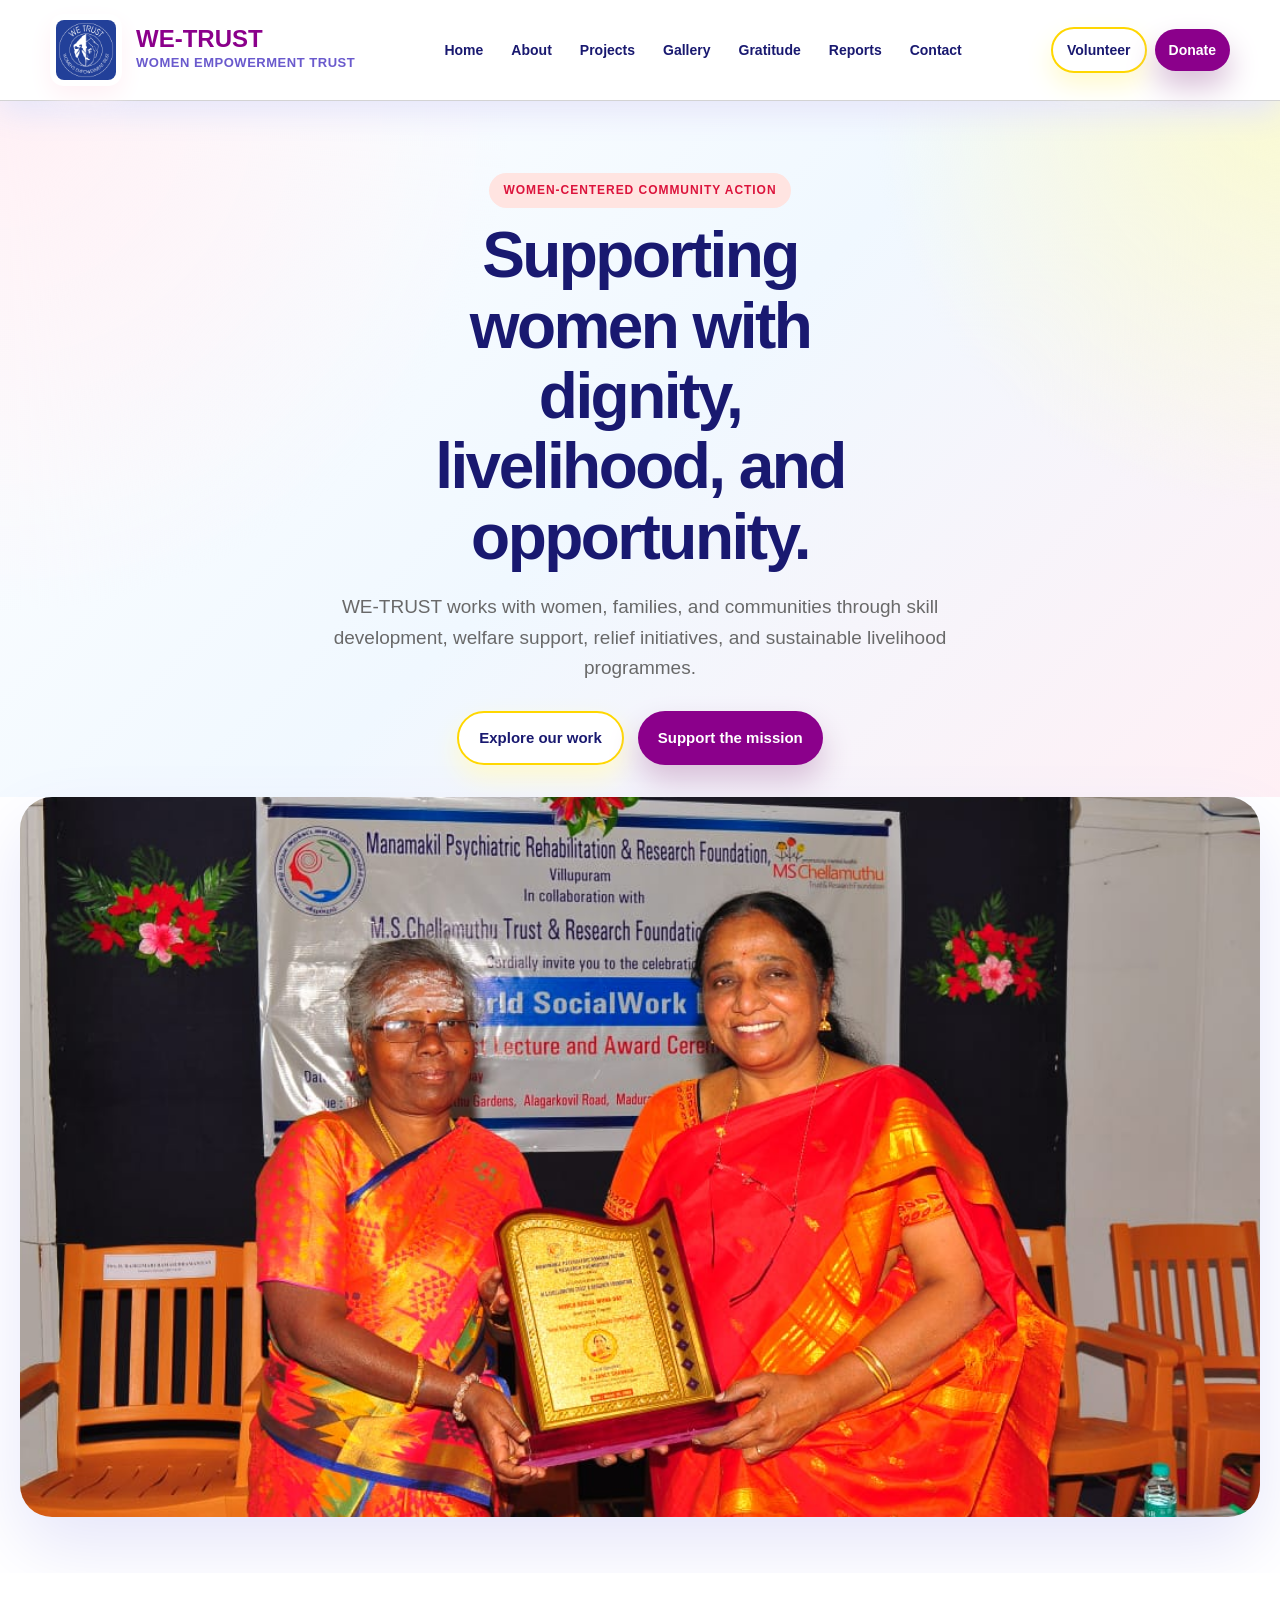
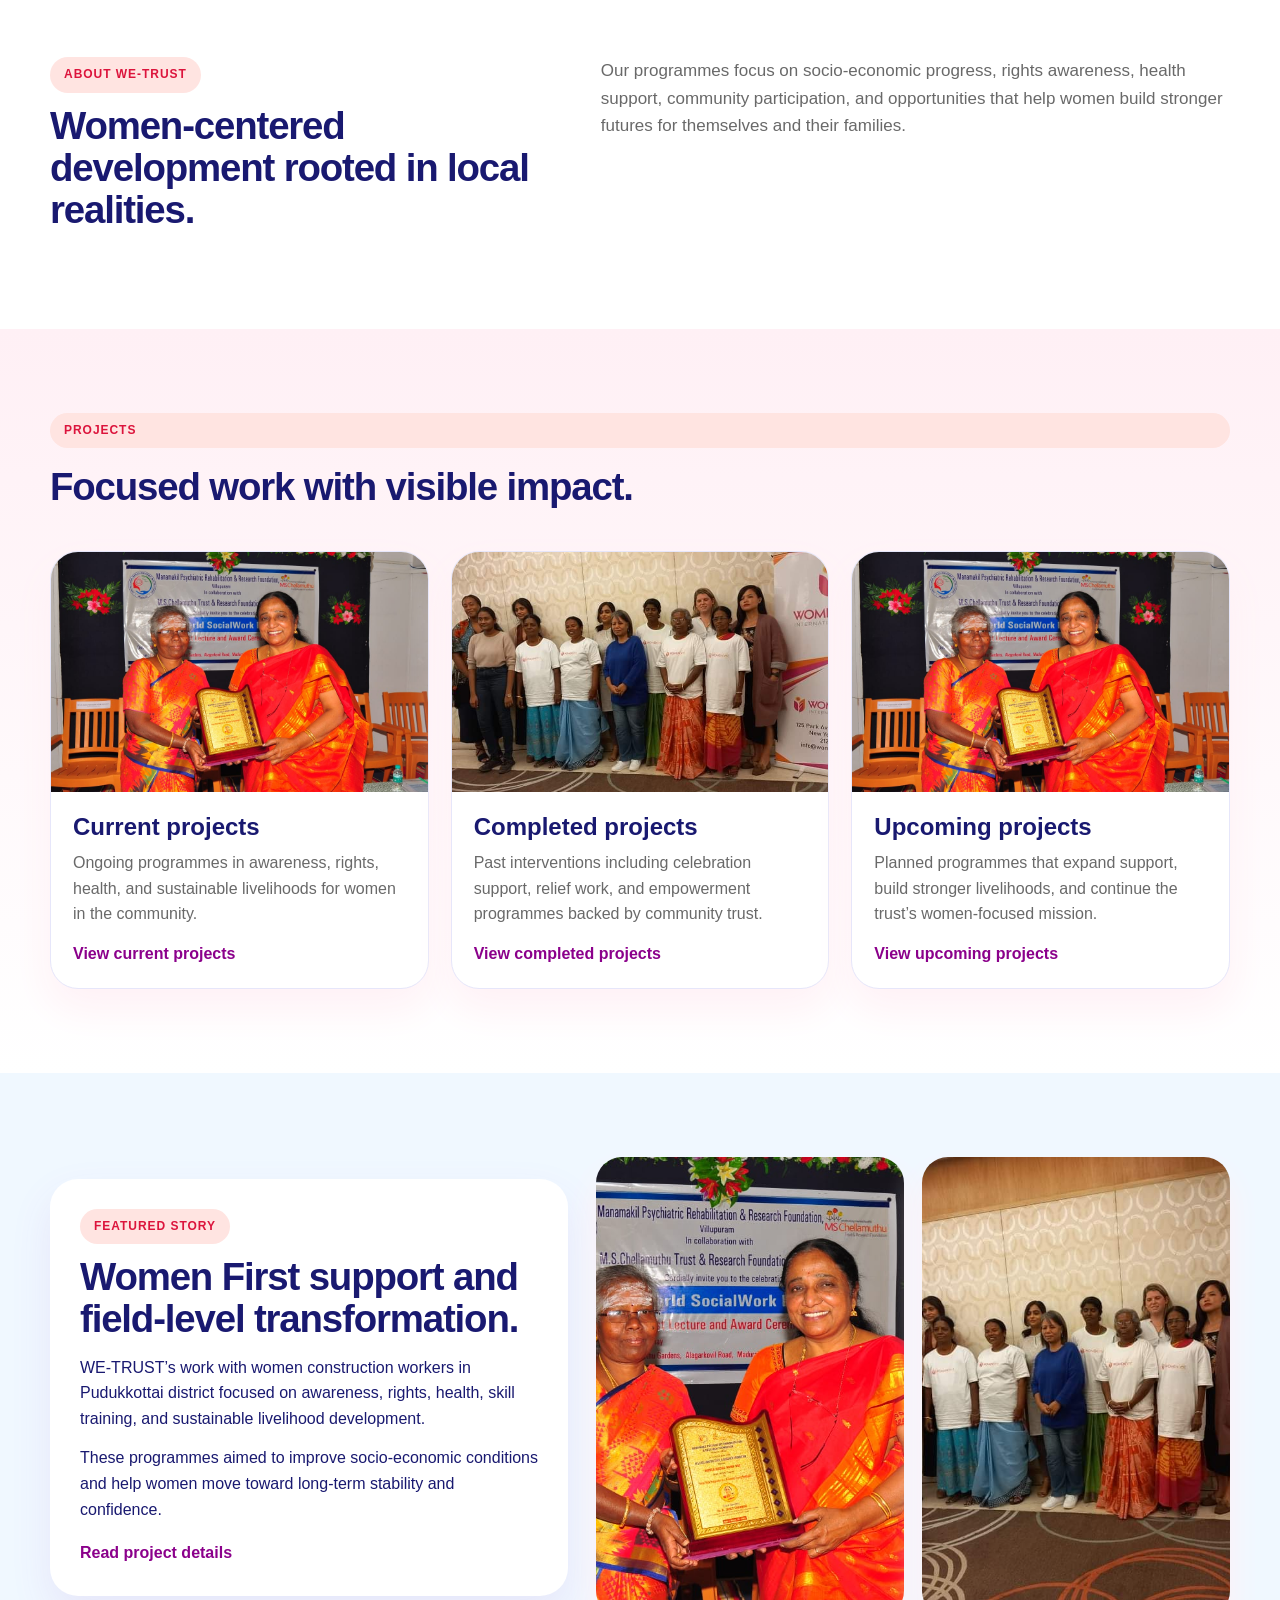
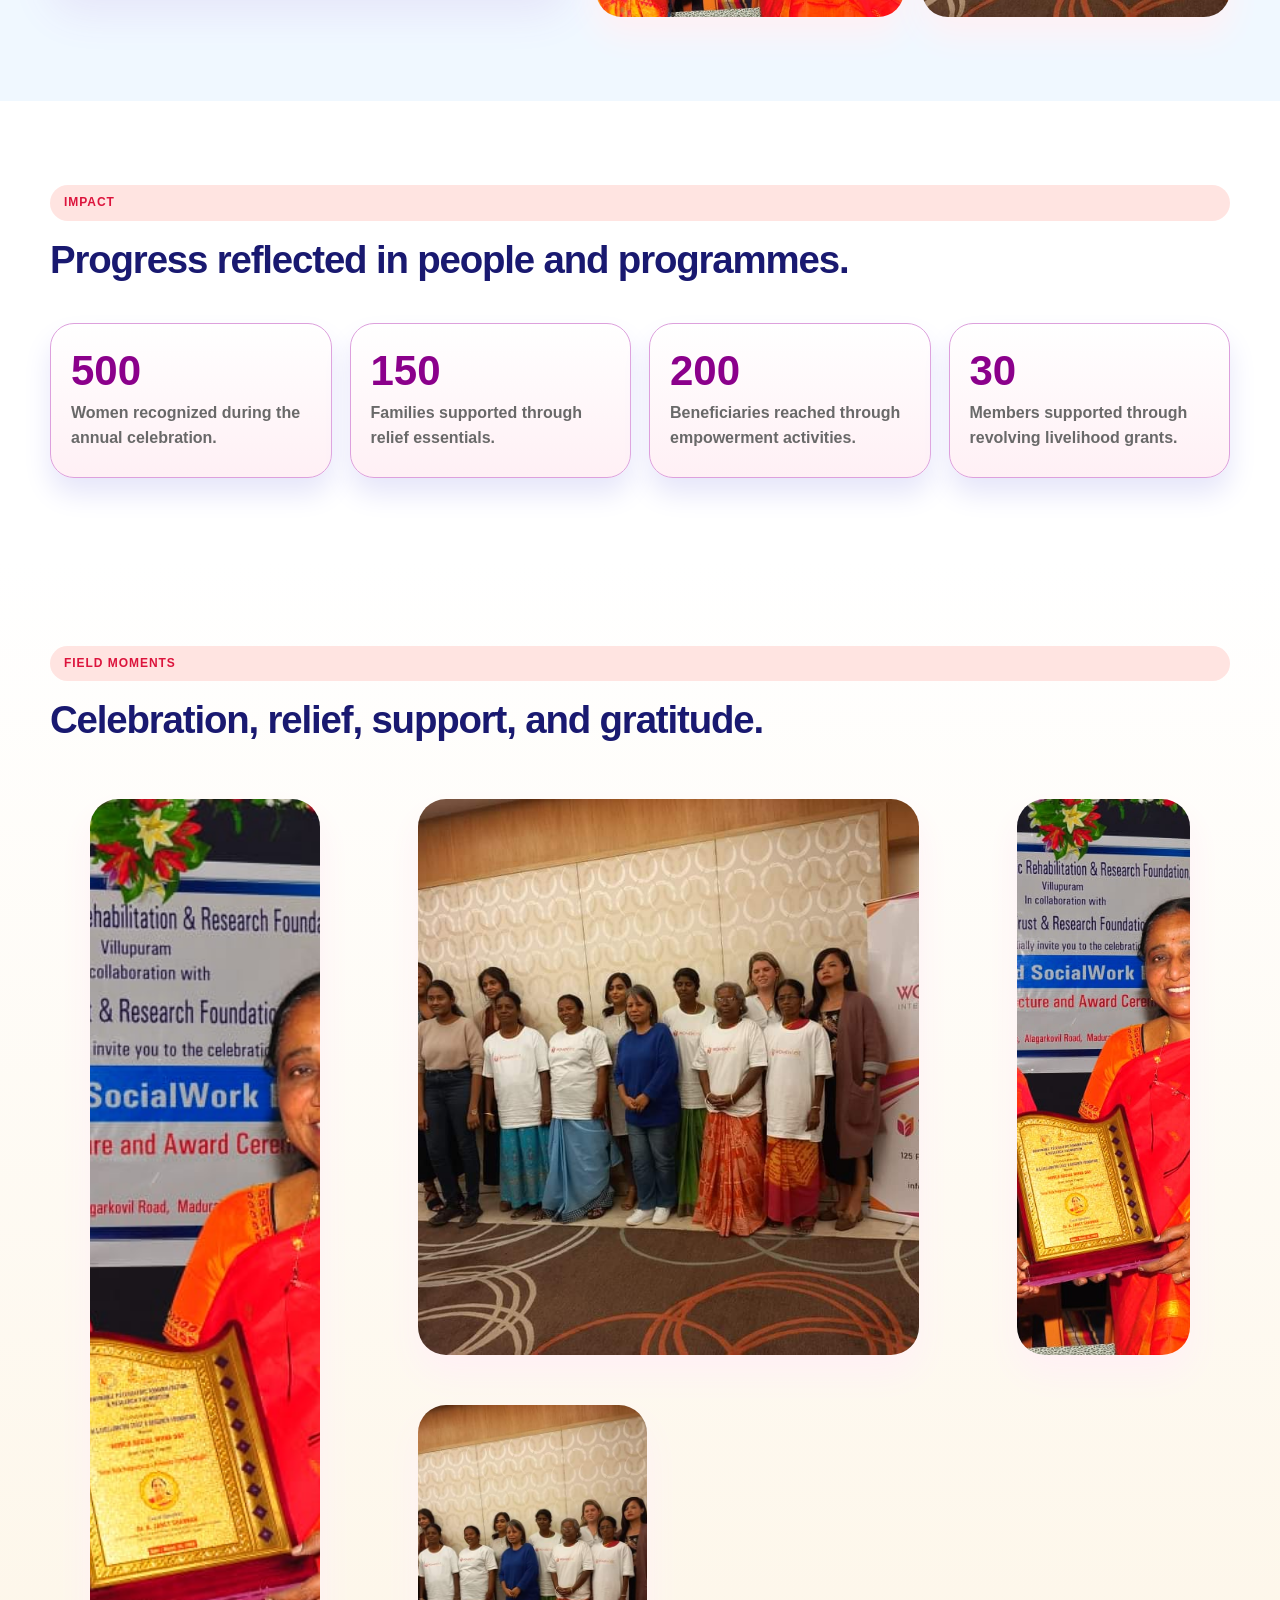
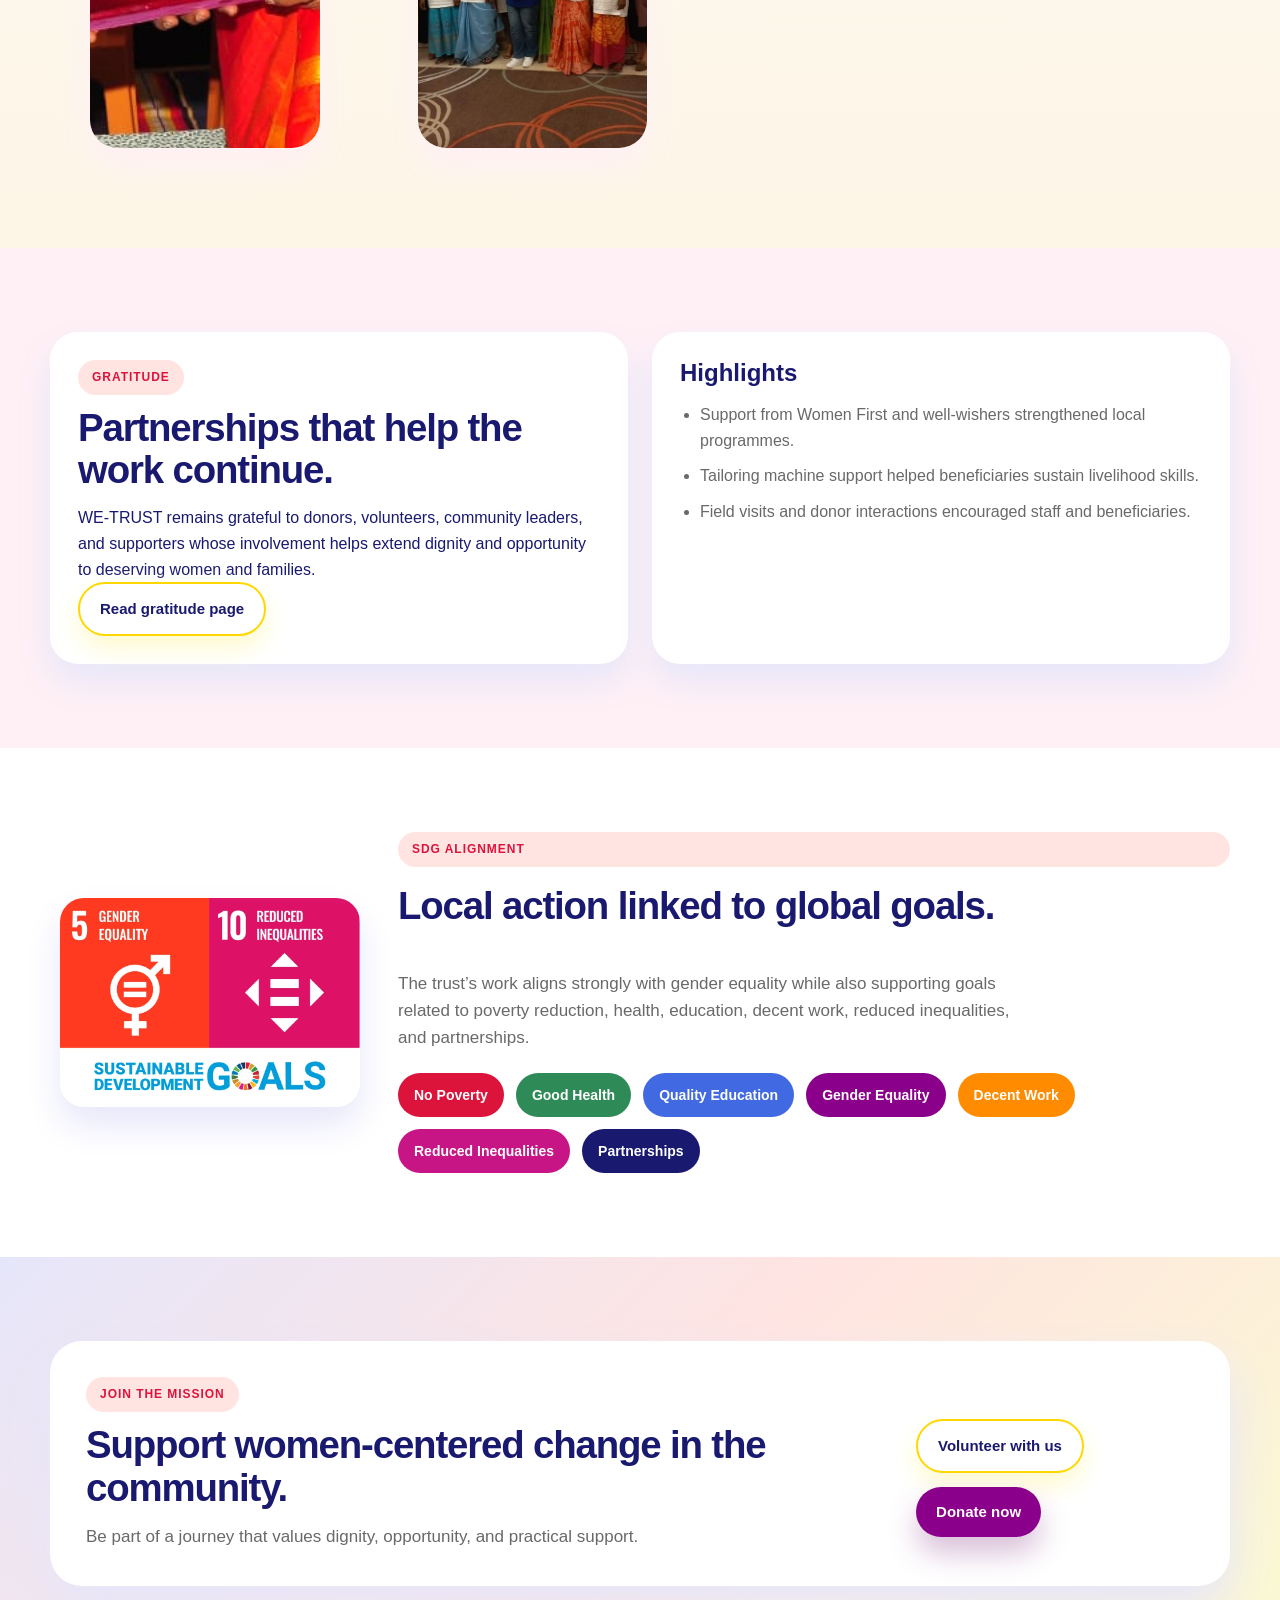
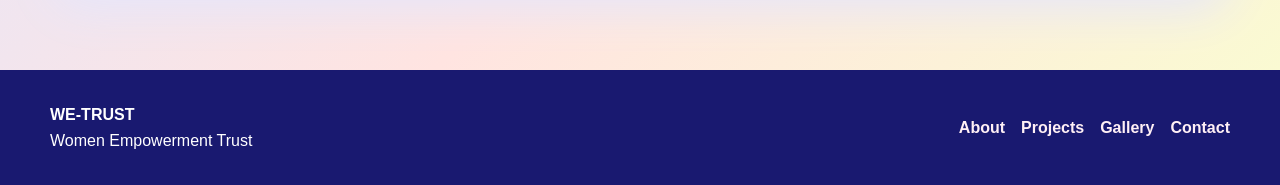
<file: index.html>
<!DOCTYPE html>
<html lang="en">
<head>
  <meta charset="UTF-8" />
  <meta name="viewport" content="width=device-width, initial-scale=1.0" />
  <title>WE-TRUST | Women Empowerment Trust</title>
  <link rel="stylesheet" href="css/style.css" />
</head>
<body>
  <header class="site-header">
    <div class="container header-wrap">
      <a href="index.html" class="brand" >
  <img src="images/logo.png" alt="WE-TRUST logo" class="brand-logo" />
  <div class="brand-text">
    <span class="brand-name">WE-TRUST</span>
    <span class="brand-subtitle">Women Empowerment Trust</span>
  </div>
</a>

      <nav class="nav" aria-label="Main navigation">
  <a href="index.html">Home</a>
  <a href="about.html">About</a>
  <a href="projects.html">Projects</a>
  <a href="gallery.html">Gallery</a>
  <a href="gratitude.html">Gratitude</a>
  <a href="reports.html">Reports</a>
  <a href="contact.html">Contact</a>
</nav>
      <div class="header-actions">
        <a href="volunteer.html" class="btn btn-secondary" >Volunteer</a>
        <a href="donate.html" class="btn btn-primary" >Donate</a>
      </div>
    </div>
  </header>

  <main>
    <section class="hero-premium">
      <div class="container hero-premium-inner">
        <div class="hero-premium-copy">
          <span class="tag">Women-centered community action</span>
          <h1>Supporting women with dignity, livelihood, and opportunity.</h1>
          <p class="lead">
            WE-TRUST works with women, families, and communities through skill
            development, welfare support, relief initiatives, and sustainable
            livelihood programmes.
          </p>

          <div class="actions">
            <a href="about.html" class="btn btn-secondary">Explore our work</a>
            <a href="donate.html" class="btn btn-primary" >Support the mission</a>
          </div>
        </div>
      </div>
    </section>

    <section class="hero-image-section">
      <img src="images/gallery-1.jpg" alt="Women participating in WE-TRUST community work" class="full-hero-image" width="1600" height="850" />
    </section>

    <section class="section intro-editorial">
      <div class="container intro-grid">
        <div>
          <span class="tag">About WE-TRUST</span>
          <h2>Women-centered development rooted in local realities.</h2>
        </div>
        <div>
          <p class="section-copy">
            Our programmes focus on socio-economic progress, rights awareness,
            health support, community participation, and opportunities that help
            women build stronger futures for themselves and their families.
          </p>
        </div>
      </div>
    </section>

    <section class="section projects-premium">
      <div class="container">
        <div class="section-head">
          <span class="tag">Projects</span>
          <h2>Focused work with visible impact.</h2>
        </div>

        <div class="project-grid">
          <article class="project-card">
            <div class="project-image-wrap">
              <img src="images/gallery-1.jpg" alt="Current women empowerment programme" width="600" height="420" loading="lazy" />
            </div>
            <div class="project-card-content">
              <h3>Current projects</h3>
              <p>Ongoing programmes in awareness, rights, health, and sustainable livelihoods for women in the community.</p>
              <a href="current-projects.html" >View current projects</a>
            </div>
          </article>

          <article class="project-card">
            <div class="project-image-wrap">
              <img src="images/gallery-2.jpg" alt="Completed community support work" width="600" height="420" loading="lazy" />
            </div>
            <div class="project-card-content">
              <h3>Completed projects</h3>
              <p>Past interventions including celebration support, relief work, and empowerment programmes backed by community trust.</p>
              <a href="completed-projects.html" >View completed projects</a>
            </div>
          </article>

          <article class="project-card">
            <div class="project-image-wrap">
              <img src="images/gallery-1.jpg" alt="Upcoming plans for community programmes" width="600" height="420" loading="lazy" />
            </div>
            <div class="project-card-content">
              <h3>Upcoming projects</h3>
              <p>Planned programmes that expand support, build stronger livelihoods, and continue the trust’s women-focused mission.</p>
              <a href="upcoming-projects.html" >View upcoming projects</a>
            </div>
          </article>
        </div>
      </div>
    </section>

    <section class="section story-image-section">
      <div class="container story-split">
        <div class="story-copy-panel">
          <span class="tag">Featured story</span>
          <h2>Women First support and field-level transformation.</h2>
          <p>
            WE-TRUST’s work with women construction workers in Pudukkottai district
            focused on awareness, rights, health, skill training, and sustainable
            livelihood development.
          </p>
          <p>
            These programmes aimed to improve socio-economic conditions and help
            women move toward long-term stability and confidence.
          </p>
          <a href="projects.html" class="text-link">Read project details</a>
        </div>

        <div class="story-image-stack">
          <img src="images/gallery-1.jpg" alt="Women involved in empowerment programme activities" width="700" height="500" loading="lazy" />
          <img src="images/gallery-2.jpg" alt="Community participation and field engagement" width="700" height="500" loading="lazy" />
        </div>
      </div>
    </section>

    <section class="section impact-premium">
      <div class="container">
        <div class="section-head">
          <span class="tag">Impact</span>
          <h2>Progress reflected in people and programmes.</h2>
        </div>

        <div class="impact-row">
          <div class="impact-box">
            <strong>500</strong>
            <span>Women recognized during the annual celebration.</span>
          </div>
          <div class="impact-box">
            <strong>150</strong>
            <span>Families supported through relief essentials.</span>
          </div>
          <div class="impact-box">
            <strong>200</strong>
            <span>Beneficiaries reached through empowerment activities.</span>
          </div>
          <div class="impact-box">
            <strong>30</strong>
            <span>Members supported through revolving livelihood grants.</span>
          </div>
        </div>
      </div>
    </section>

    <section class="section mosaic-section">
      <div class="container">
        <div class="section-head">
          <span class="tag">Field moments</span>
          <h2>Celebration, relief, support, and gratitude.</h2>
        </div>

        <div class="mosaic-grid">
          <figure class="mosaic-card tall">
            <img src="images/gallery-1.jpg" alt="WE-TRUST programme celebration" width="700" height="900" loading="lazy" />
            <figcaption>Annual celebration and recognition.</figcaption>
          </figure>

          <figure class="mosaic-card wide">
            <img src="images/gallery-2.jpg" alt="Community support and beneficiary participation" width="900" height="500" loading="lazy" />
            <figcaption>Community-led participation and support.</figcaption>
          </figure>

          <figure class="mosaic-card">
            <img src="images/gallery-1.jpg" alt="Women-focused field engagement" width="500" height="500" loading="lazy" />
            <figcaption>Livelihood and empowerment activities.</figcaption>
          </figure>

          <figure class="mosaic-card">
            <img src="images/gallery-2.jpg" alt="Relief or donor engagement moment" width="500" height="500" loading="lazy" />
            <figcaption>Relief, gratitude, and partnership.</figcaption>
          </figure>
        </div>
      </div>
    </section>

    <section class="section gratitude-section">
      <div class="container gratitude-grid">
        <div class="gratitude-copy">
          <span class="tag">Gratitude</span>
          <h2>Partnerships that help the work continue.</h2>
          <p>
            WE-TRUST remains grateful to donors, volunteers, community leaders,
            and supporters whose involvement helps extend dignity and opportunity
            to deserving women and families.
          </p>
          <a href="gratitude.html" class="btn btn-secondary" >Read gratitude page</a>
        </div>

        <div class="gratitude-panel">
          <h3>Highlights</h3>
          <ul>
            <li>Support from Women First and well-wishers strengthened local programmes.</li>
            <li>Tailoring machine support helped beneficiaries sustain livelihood skills.</li>
            <li>Field visits and donor interactions encouraged staff and beneficiaries.</li>
          </ul>
        </div>
      </div>
    </section>

    <section class="section sdg-premium">
  <div class="container sdg-layout">
    <div class="sdg-visual">
      <img src="images/sdg-5-10.png" alt="Sustainable Development Goals 5 Gender Equality and 10 Reduced Inequalities" class="sdg-side-image" width="420" height="420" loading="lazy" />
    </div>

    <div class="sdg-content">
      <div class="section-head">
        <span class="tag">SDG alignment</span>
        <h2>Local action linked to global goals.</h2>
      </div>

      <p class="section-copy">
        The trust’s work aligns strongly with gender equality while also
        supporting goals related to poverty reduction, health, education,
        decent work, reduced inequalities, and partnerships.
      </p>

      <div class="sdg-list">
        <span class="sdg s1">No Poverty</span>
        <span class="sdg s3">Good Health</span>
        <span class="sdg s4">Quality Education</span>
        <span class="sdg s5">Gender Equality</span>
        <span class="sdg s8">Decent Work</span>
        <span class="sdg s10">Reduced Inequalities</span>
        <span class="sdg s17">Partnerships</span>
      </div>
    </div>
  </div>
</section>

    <section class="section closing-cta">
      <div class="container closing-cta-wrap">
        <div>
          <span class="tag">Join the mission</span>
          <h2>Support women-centered change in the community.</h2>
          <p class="section-copy">
            Be part of a journey that values dignity, opportunity, and practical support.
          </p>
        </div>

        <div class="actions">
          <a href="volunteer.html" class="btn btn-secondary" >Volunteer with us</a>
          <a href="donate.html" class="btn btn-primary" >Donate now</a>
        </div>
      </div>
    </section>
  </main>

  <footer class="site-footer">
    <div class="container footer-wrap">
      <div>
        <strong>WE-TRUST</strong>
        <p>Women Empowerment Trust</p>
      </div>

      <div class="footer-links">
        <a href="about.html">About</a>
        <a href="projects.html">Projects</a>
        <a href="gallery.html">Gallery</a>
        <a href="contact.html">Contact</a>
      </div>
    </div>
  </footer>
</body>
</html>
</file>
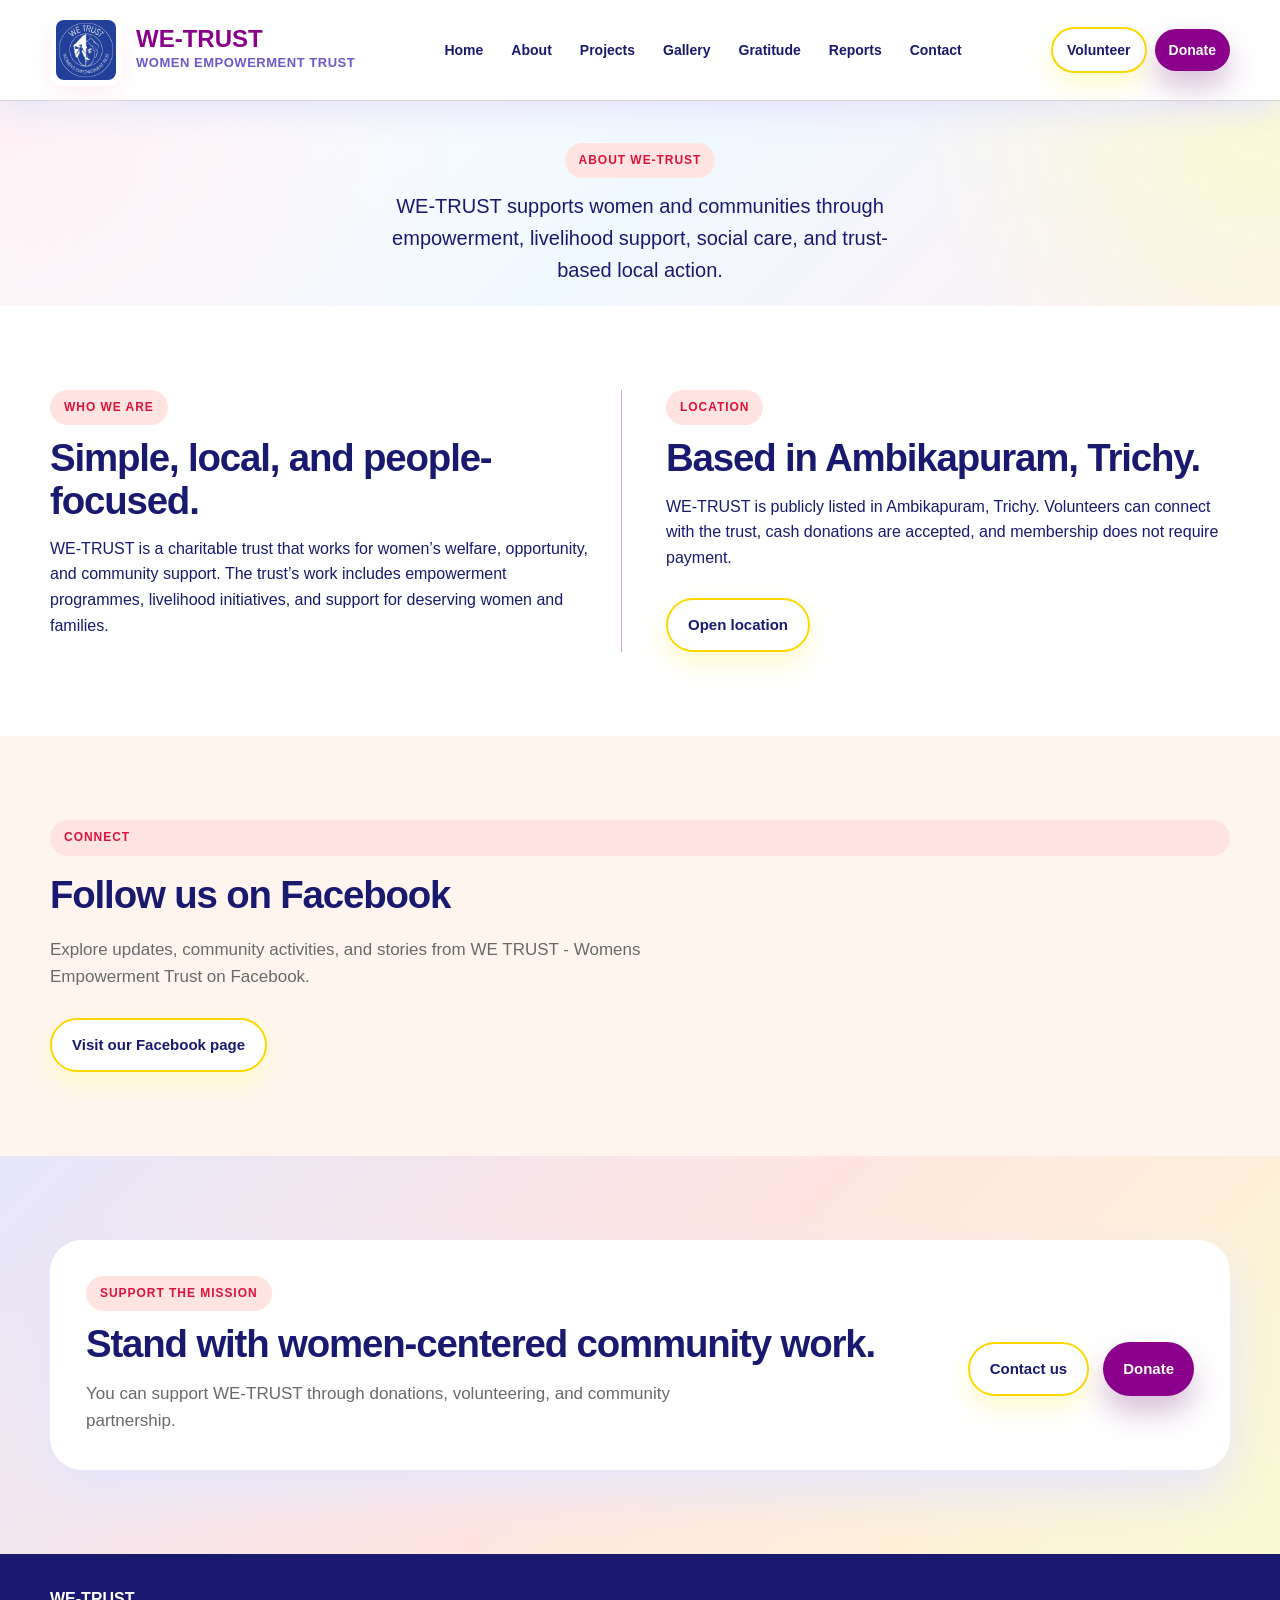
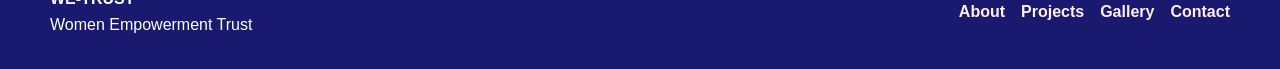
<file: about.html>
<!DOCTYPE html>
<html lang="en">
<head>
  <meta charset="UTF-8" />
  <meta name="viewport" content="width=device-width, initial-scale=1.0" />
  <title>About | WE-TRUST</title>
  <link rel="stylesheet" href="css/style.css" />
</head>
<body>
  <header class="site-header">
    <div class="container header-wrap">
      <a href="index.html" class="brand">
        <img src="images/logo.png" alt="WE-TRUST logo" class="brand-logo" width="72" height="72" />
        <div class="brand-text">
          <span class="brand-name">WE-TRUST</span>
          <span class="brand-subtitle">Women Empowerment Trust</span>
        </div>
      </a>

      <nav class="nav" aria-label="Main navigation">
  <a href="index.html">Home</a>
  <a href="about.html">About</a>
  <a href="projects.html">Projects</a>
  <a href="gallery.html">Gallery</a>
  <a href="gratitude.html">Gratitude</a>
  <a href="reports.html">Reports</a>
  <a href="contact.html">Contact</a>
</nav>

      <div class="header-actions">
        <a href="volunteer.html" class="btn btn-secondary">Volunteer</a>
        <a href="donate.html" class="btn btn-primary">Donate</a>
      </div>
    </div>
  </header>

  <main>
    <section class="hero-premium about-hero-simple">
      <div class="container about-hero-center">
        <span class="tag">About WE-TRUST</span>
        <p class="lead about-lead-simple">
          WE-TRUST supports women and communities through empowerment,
          livelihood support, social care, and trust-based local action.
        </p>
      </div>
    </section>

    <section class="section intro-editorial">
      <div class="container split-row about-split-divider">
        <div class="info-panel">
          <span class="tag">Who we are</span>
          <h2>Simple, local, and people-focused.</h2>
          <p>
            WE-TRUST is a charitable trust that works for women’s welfare,
            opportunity, and community support. The trust’s work includes
            empowerment programmes, livelihood initiatives, and support for
            deserving women and families.
          </p>
        </div>

        <div class="info-panel">
          <span class="tag">Location</span>
          <h2>Based in Ambikapuram, Trichy.</h2>
          <p>
            WE-TRUST is publicly listed in Ambikapuram, Trichy. Volunteers can
            connect with the trust, cash donations are accepted, and membership
            does not require payment.
          </p>
          <div class="actions">
            <a href="https://maps.app.goo.gl/KTfVpHTFJcJFNQr9A" target="_blank" rel="noopener noreferrer" class="btn btn-secondary">Open location</a>
          </div>
        </div>
      </div>
    </section>

    <section class="section social-connect-section">
      <div class="container">
        <div class="section-head">
          <span class="tag">Connect</span>
          <h2>Follow us on Facebook</h2>
          <p class="section-copy">
            Explore updates, community activities, and stories from WE TRUST - Womens Empowerment Trust on Facebook.
          </p>
        </div>

        <div class="actions social-connect-actions">
          <a href="https://www.facebook.com/TrichyWeTrust/" target="_blank" rel="noopener noreferrer" class="btn btn-secondary">
            Visit our Facebook page
          </a>
        </div>
      </div>
    </section>

    <section class="section closing-cta">
      <div class="container closing-cta-wrap">
        <div>
          <span class="tag">Support the mission</span>
          <h2>Stand with women-centered community work.</h2>
          <p class="section-copy">
            You can support WE-TRUST through donations, volunteering, and
            community partnership.
          </p>
        </div>

        <div class="actions">
          <a href="contact.html" class="btn btn-secondary">Contact us</a>
          <a href="donate.html" class="btn btn-primary">Donate</a>
        </div>
      </div>
    </section>
  </main>

  <footer class="site-footer">
    <div class="container footer-wrap">
      <div>
        <strong>WE-TRUST</strong>
        <p>Women Empowerment Trust</p>
      </div>

      <div class="footer-links">
        <a href="about.html">About</a>
        <a href="projects.html">Projects</a>
        <a href="gallery.html">Gallery</a>
        <a href="contact.html">Contact</a>
      </div>
    </div>
  </footer>
</body>
</html>
</file>
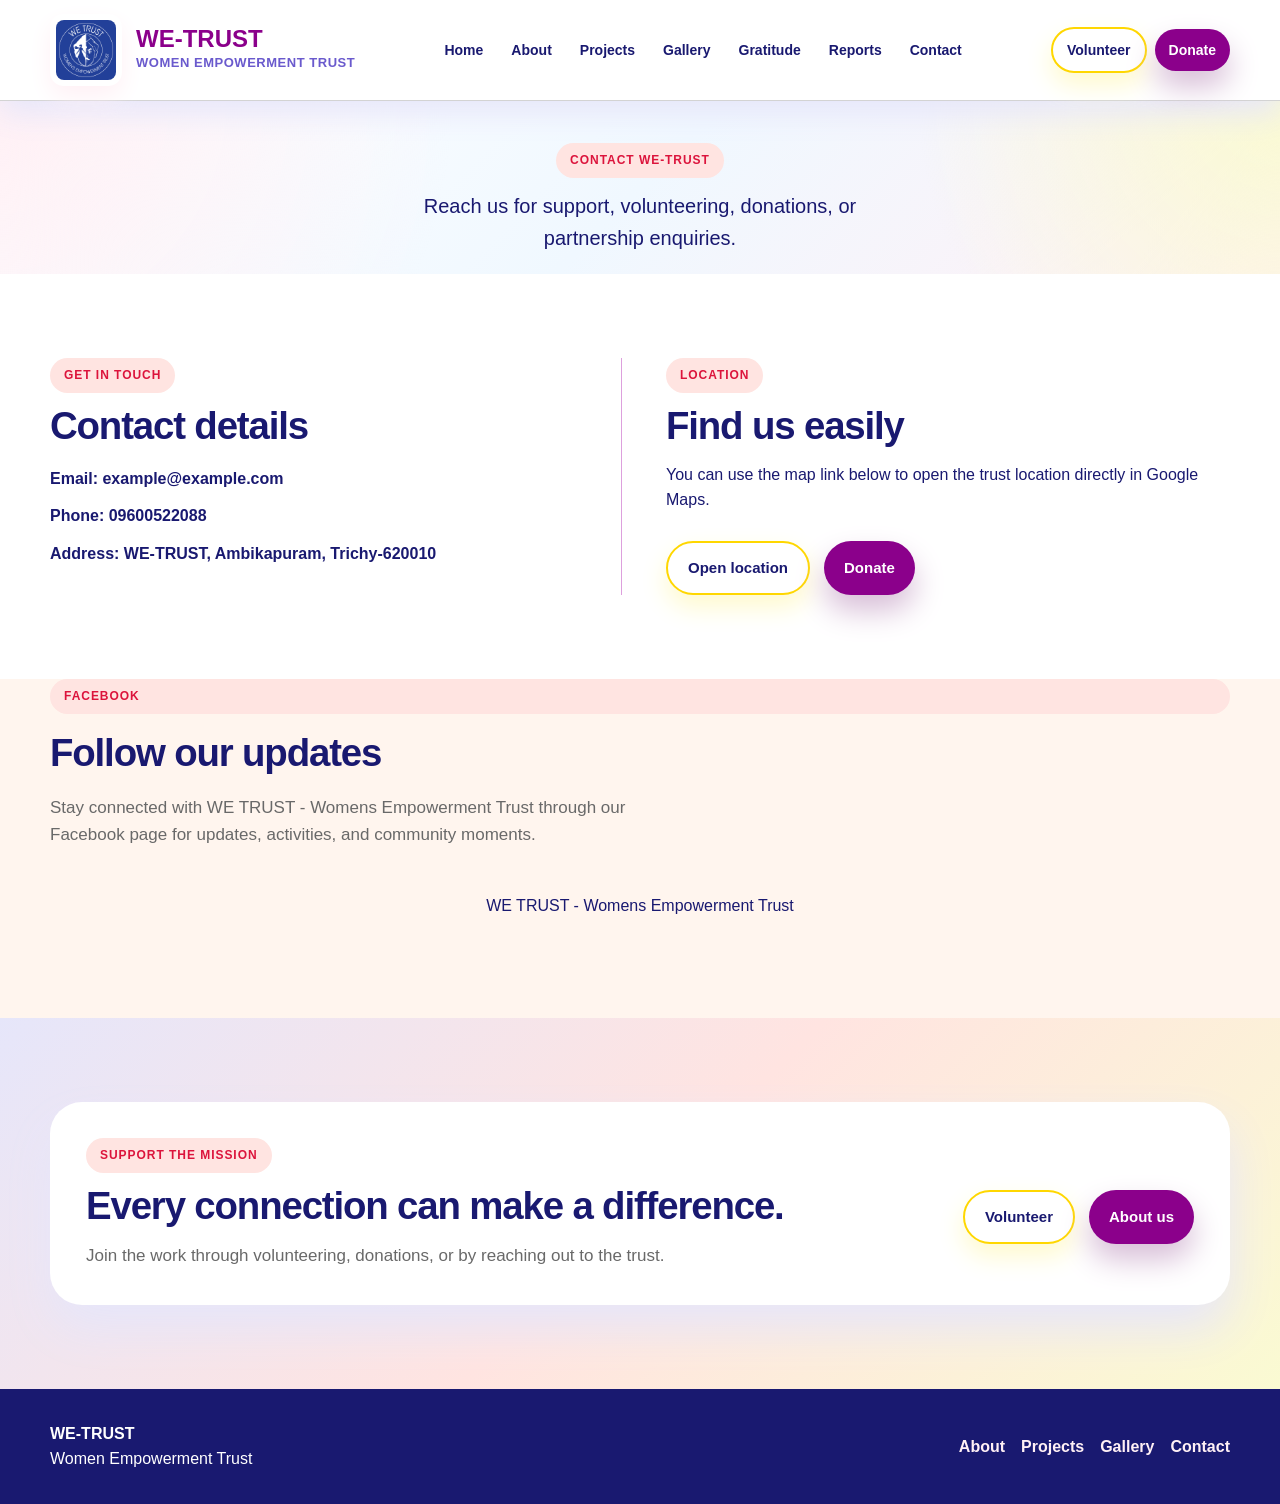
<file: contact.html>
<!DOCTYPE html>
<html lang="en">
<head>
  <meta charset="UTF-8" />
  <meta name="viewport" content="width=device-width, initial-scale=1.0" />
  <title>Contact | WE-TRUST</title>
  <link rel="stylesheet" href="css/style.css" />
</head>
<body class="page-contact">
  <div id="fb-root"></div>
  <script async defer crossorigin="anonymous"
    src="https://connect.facebook.net/en_US/sdk.js#xfbml=1&version=v19.0">
  </script>

  <header class="site-header">
    <div class="container header-wrap">
      <a href="index.html" class="brand">
        <img src="images/logo.png" alt="WE-TRUST logo" class="brand-logo" width="72" height="72" />
        <div class="brand-text">
          <span class="brand-name">WE-TRUST</span>
          <span class="brand-subtitle">Women Empowerment Trust</span>
        </div>
      </a>

     <nav class="nav" aria-label="Main navigation">
  <a href="index.html">Home</a>
  <a href="about.html">About</a>
  <a href="projects.html">Projects</a>
  <a href="gallery.html">Gallery</a>
  <a href="gratitude.html">Gratitude</a>
  <a href="reports.html">Reports</a>
  <a href="contact.html">Contact</a>
</nav>

      <div class="header-actions">
        <a href="volunteer.html" class="btn btn-secondary">Volunteer</a>
        <a href="donate.html" class="btn btn-primary">Donate</a>
      </div>
    </div>
  </header>

  <main>
    <section class="hero-premium about-hero-simple">
      <div class="container about-hero-center">
        <span class="tag">Contact WE-TRUST</span>
        <p class="lead about-lead-simple">
          Reach us for support, volunteering, donations, or partnership enquiries.
        </p>
      </div>
    </section>

    <section class="section intro-editorial">
      <div class="container split-row contact-simple-split">
        <div class="info-panel">
          <span class="tag">Get in touch</span>
          <h2>Contact details</h2>
          <ul class="highlight-list contact-clean-list">
            <li>Email: example@example.com</li>
            <li>Phone: 09600522088</li>
            <li>Address: WE-TRUST, Ambikapuram, Trichy-620010</li>
          </ul>
        </div>

        <div class="info-panel">
          <span class="tag">Location</span>
          <h2>Find us easily</h2>
          <p>
            You can use the map link below to open the trust location directly in Google Maps.
          </p>
          <div class="actions">
            <a href="https://maps.app.goo.gl/KTfVpHTFJcJFNQr9A" target="_blank" rel="noopener noreferrer" class="btn btn-secondary">Open location</a>
            <a href="donate.html" class="btn btn-primary">Donate</a>
          </div>
        </div>
      </div>
    </section>

    <section class="section facebook-section">
      <div class="container">
        <div class="section-head">
          <span class="tag">Facebook</span>
          <h2>Follow our updates</h2>
          <p class="section-copy">
            Stay connected with WE TRUST - Womens Empowerment Trust through our Facebook page for updates, activities, and community moments.
          </p>
        </div>

        <div class="facebook-embed-wrap">
          <div class="fb-page"
            data-href="https://www.facebook.com/TrichyWeTrust/"
            data-tabs="timeline"
            data-width="500"
            data-height="700"
            data-small-header="false"
            data-adapt-container-width="true"
            data-hide-cover="false"
            data-show-facepile="true">
            <blockquote cite="https://www.facebook.com/TrichyWeTrust/" class="fb-xfbml-parse-ignore">
              <a href="https://www.facebook.com/TrichyWeTrust/" target="_blank" rel="noopener noreferrer">
                WE TRUST - Womens Empowerment Trust
              </a>
            </blockquote>
          </div>
        </div>
      </div>
    </section>

    <section class="section closing-cta">
      <div class="container closing-cta-wrap">
        <div>
          <span class="tag">Support the mission</span>
          <h2>Every connection can make a difference.</h2>
          <p class="section-copy">
            Join the work through volunteering, donations, or by reaching out to the trust.
          </p>
        </div>

        <div class="actions">
          <a href="volunteer.html" class="btn btn-secondary">Volunteer</a>
          <a href="about.html" class="btn btn-primary">About us</a>
        </div>
      </div>
    </section>
  </main>

  <footer class="site-footer">
    <div class="container footer-wrap">
      <div>
        <strong>WE-TRUST</strong>
        <p>Women Empowerment Trust</p>
      </div>

      <div class="footer-links">
        <a href="about.html">About</a>
        <a href="projects.html">Projects</a>
        <a href="gallery.html">Gallery</a>
        <a href="contact.html">Contact</a>
      </div>
    </div>
  </footer>
</body>
</html>
</file>
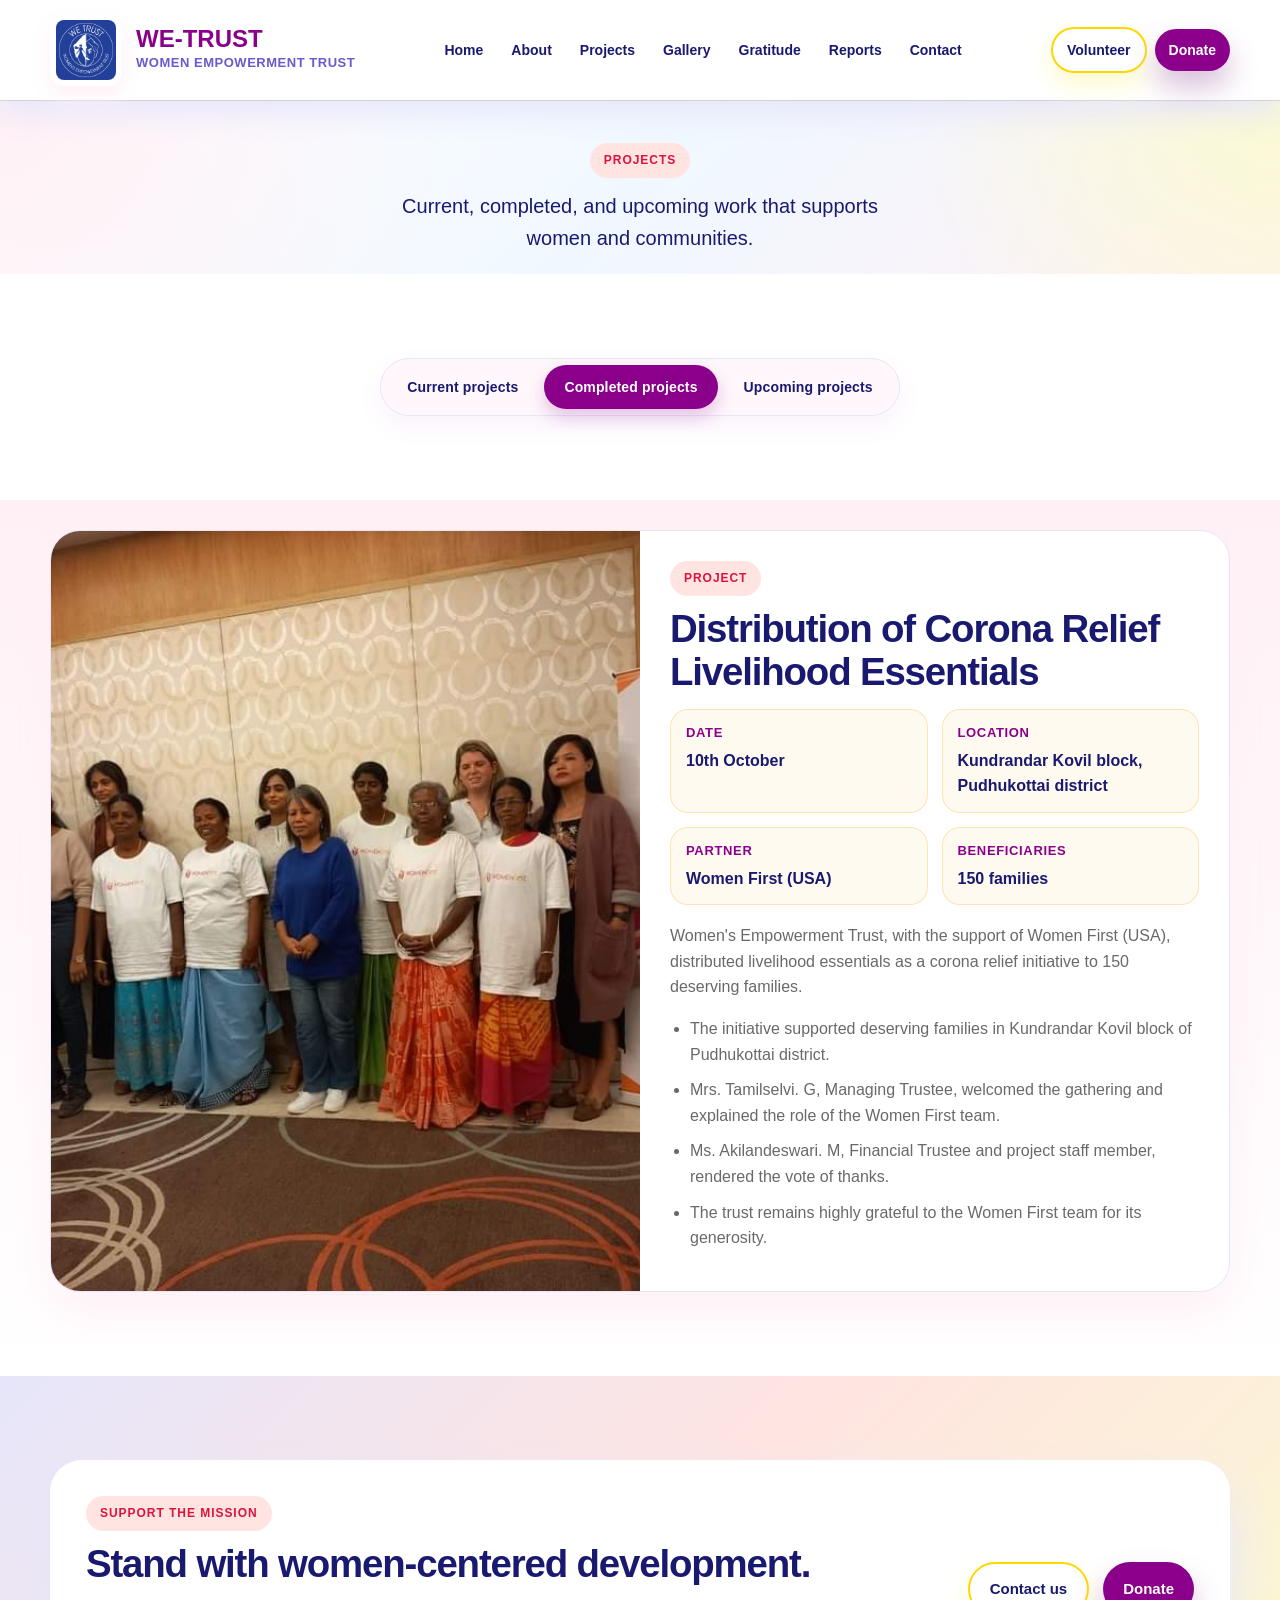
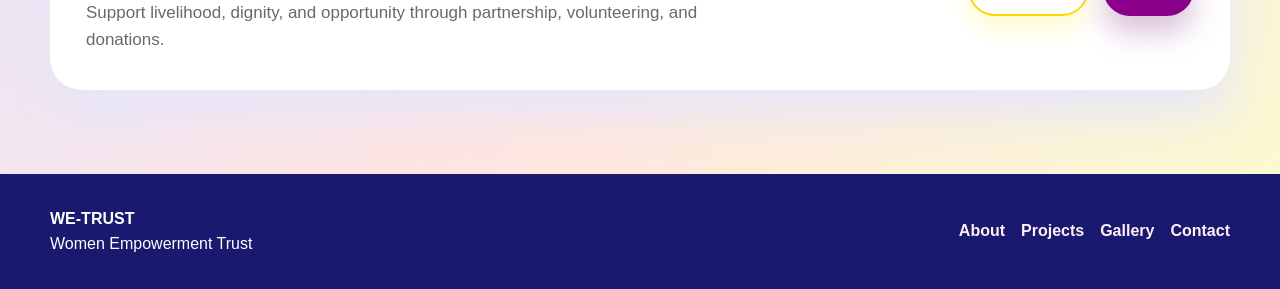
<file: projects.html>
<!DOCTYPE html>
<html lang="en">
<head>
  <meta charset="UTF-8" />
  <meta name="viewport" content="width=device-width, initial-scale=1.0" />
  <title>Projects | WE-TRUST</title>
  <link rel="stylesheet" href="css/style.css" />
</head>
<body class="page-projects">
  <header class="site-header">
    <div class="container header-wrap">
      <a href="index.html" class="brand" >
        <img src="images/logo.png" alt="WE-TRUST logo" class="brand-logo" width="72" height="72" />
        <div class="brand-text">
          <span class="brand-name">WE-TRUST</span>
          <span class="brand-subtitle">Women Empowerment Trust</span>
        </div>
      </a>

      <nav class="nav" aria-label="Main navigation">
  <a href="index.html">Home</a>
  <a href="about.html">About</a>
  <a href="projects.html">Projects</a>
  <a href="gallery.html">Gallery</a>
  <a href="gratitude.html">Gratitude</a>
  <a href="reports.html">Reports</a>
  <a href="contact.html">Contact</a>
</nav>

      <div class="header-actions">
        <a href="volunteer.html" class="btn btn-secondary" >Volunteer</a>
        <a href="donate.html" class="btn btn-primary" >Donate</a>
      </div>
    </div>
  </header>

  <main>
    <section class="hero-premium about-hero-simple">
      <div class="container about-hero-center">
        <span class="tag">Projects</span>
        <p class="lead about-lead-simple">
          Current, completed, and upcoming work that supports women and communities.
        </p>
      </div>
    </section>

   <section class="section intro-editorial">
  <div class="container">
    <div class="projects-tabs-wrap">
      <div class="projects-tabs" role="tablist" aria-label="Project categories">
        <button class="project-tab is-active" type="button" data-tab="current">Current projects</button>
        <button class="project-tab" type="button" data-tab="completed">Completed projects</button>
        <button class="project-tab" type="button" data-tab="upcoming">Upcoming projects</button>
      </div>
    </div>
  </div>
</section>

    <section class="section projects-premium projects-section-block">
      <div class="container">
        <div id="projects-content" class="projects-dynamic-wrap">
          <div class="projects-loading">Loading projects...</div>
        </div>
      </div>
    </section>

    <section class="section closing-cta">
      <div class="container closing-cta-wrap">
        <div>
          <span class="tag">Support the mission</span>
          <h2>Stand with women-centered development.</h2>
          <p class="section-copy">
            Support livelihood, dignity, and opportunity through partnership, volunteering, and donations.
          </p>
        </div>

        <div class="actions">
          <a href="contact.html" class="btn btn-secondary" >Contact us</a>
          <a href="donate.html" class="btn btn-primary" >Donate</a>
        </div>
      </div>
    </section>
  </main>

  <footer class="site-footer">
    <div class="container footer-wrap">
      <div>
        <strong>WE-TRUST</strong>
        <p>Women Empowerment Trust</p>
      </div>

      <div class="footer-links">
        <a href="about.html" >About</a>
        <a href="projects.html" >Projects</a>
        <a href="gallery.html" >Gallery</a>
        <a href="contact.html" >Contact</a>
      </div>
    </div>
  </footer>

  <script>
    const projectsContent = document.getElementById("projects-content");
    const tabs = document.querySelectorAll(".project-tab");

    const tabMap = {
      current: "currentProjects",
      completed: "completedProjects",
      upcoming: "upcomingProjects"
    };

    function createProjectCard(project) {
      const details = Array.isArray(project.details) && project.details.length
        ? `<ul class="project-detail-list">${project.details.map(item => `<li>${item}</li>`).join("")}</ul>`
        : "";

      return `
        <article class="project-feature-card">
          <div class="project-feature-media">
            <img src="${project.image || 'images/gallery-1.jpg'}" alt="${project.title}" width="800" height="520" loading="lazy" />
          </div>

          <div class="project-feature-body">
            <span class="tag">Project</span>
            <h2>${project.title || "Untitled project"}</h2>

            <div class="project-meta-grid">
              ${project.date ? `<div><strong>Date</strong><span>${project.date}</span></div>` : ""}
              ${project.location ? `<div><strong>Location</strong><span>${project.location}</span></div>` : ""}
              ${project.partner ? `<div><strong>Partner</strong><span>${project.partner}</span></div>` : ""}
              ${project.beneficiaries ? `<div><strong>Beneficiaries</strong><span>${project.beneficiaries}</span></div>` : ""}
            </div>

            ${project.summary ? `<p class="project-summary-text">${project.summary}</p>` : ""}
            ${details}
          </div>
        </article>
      `;
    }

    function renderProjects(projects, label) {
      if (!projects || !projects.length) {
        projectsContent.innerHTML = `
          <div class="empty-projects-state">
            <span class="tag">${label}</span>
            <h2>No projects added yet.</h2>
           <p>Add project details to <strong>data/projects.json</strong> and they will appear here.</p>
          </div>
        `;
        return;
      }

      projectsContent.innerHTML = `
        <div class="projects-list">
          ${projects.map(createProjectCard).join("")}
        </div>
      `;
    }

    function setActiveTab(activeTab) {
      tabs.forEach(tab => {
        tab.classList.toggle("is-active", tab.dataset.tab === activeTab);
      });
    }

  fetch("./data/projects.json")
  .then(response => {
    if (!response.ok) {
      throw new Error("Unable to load data/projects.json");
    }
    return response.json();
  })
  .then(data => {
    let currentTab = "completed";
renderProjects(data[tabMap[currentTab]], "Completed projects");
    setActiveTab(currentTab);

    tabs.forEach(tab => {
      tab.addEventListener("click", () => {
        currentTab = tab.dataset.tab;
        const label = tab.textContent.trim();
        renderProjects(data[tabMap[currentTab]], label);
        setActiveTab(currentTab);
      });
    });
  })
  .catch((error) => {
    console.error(error);
    projectsContent.innerHTML = `
      <div class="empty-projects-state">
        <span class="tag">Projects</span>
        <h2>Unable to load projects.</h2>
        <p>Please check that <strong>data/projects.json</strong> exists and contains valid project data.</p>
      </div>
    `;
  });
  </script>
</body>
</html>
</file>
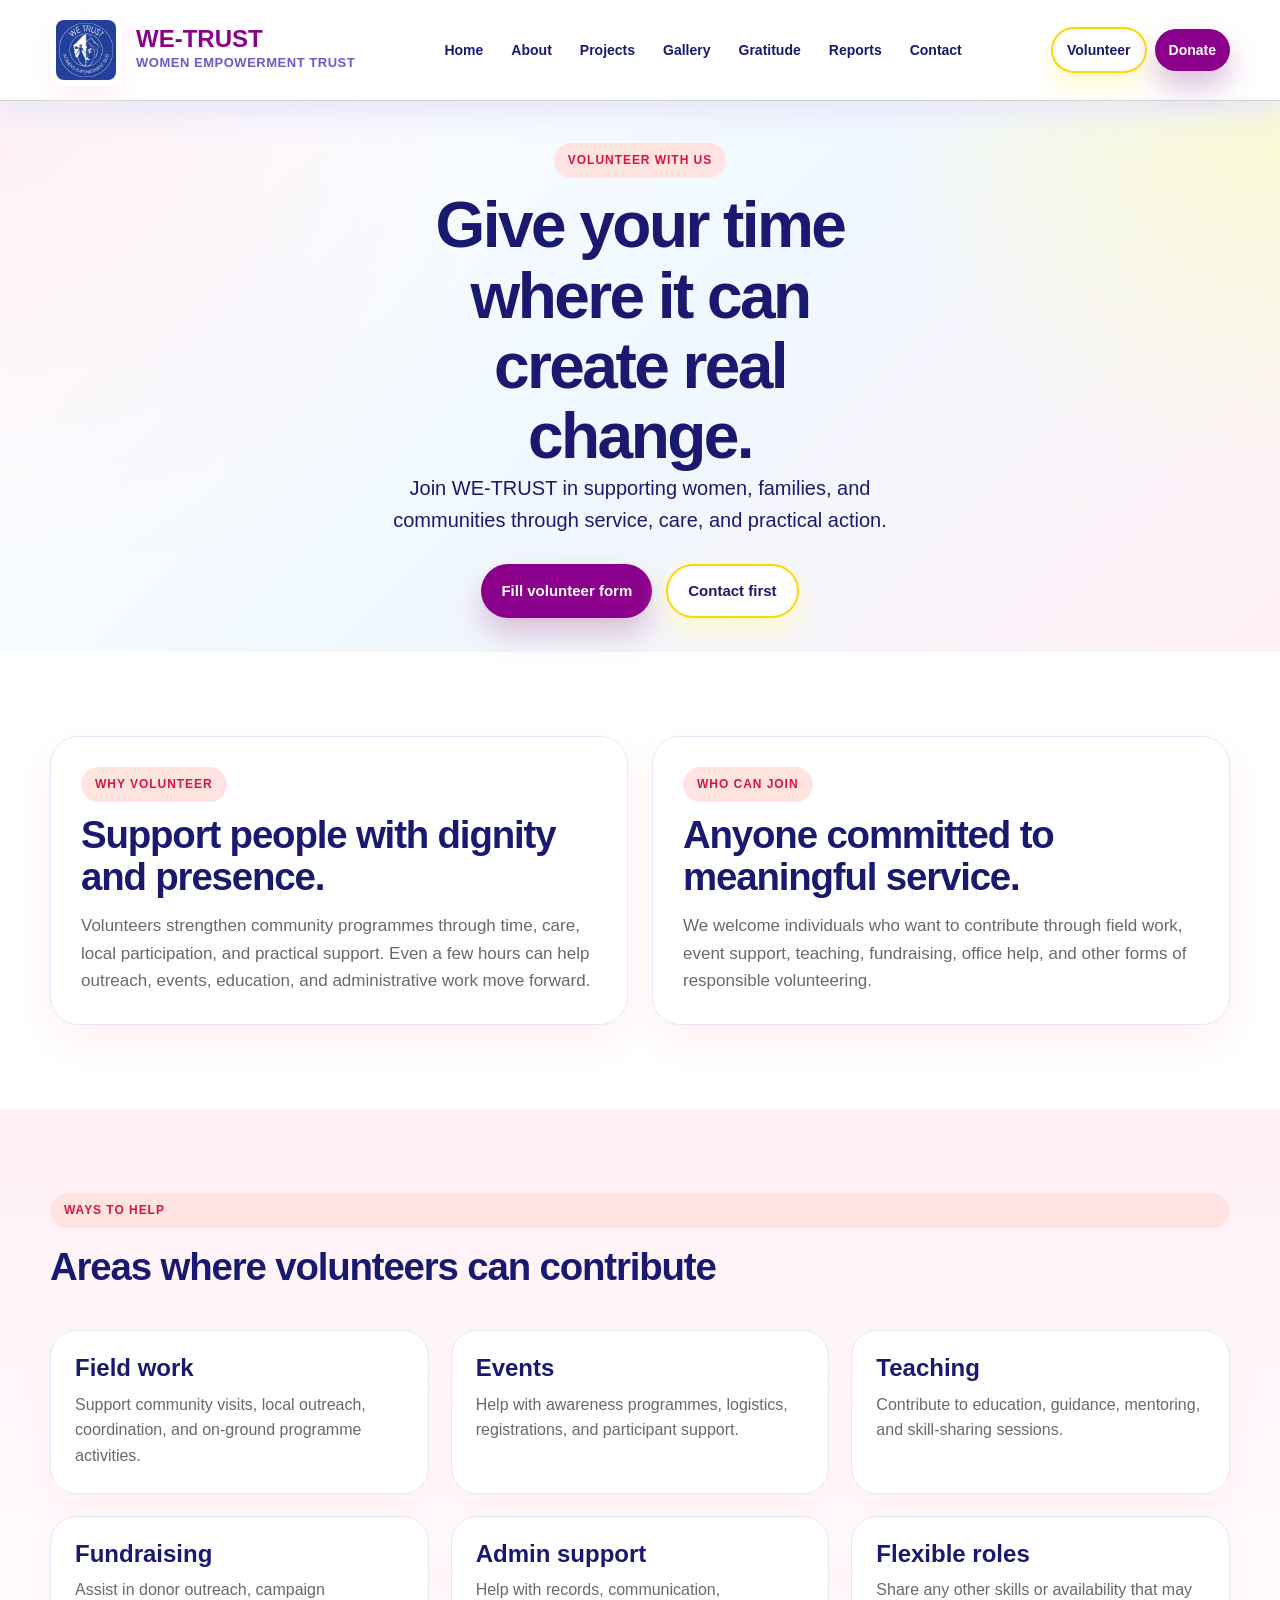
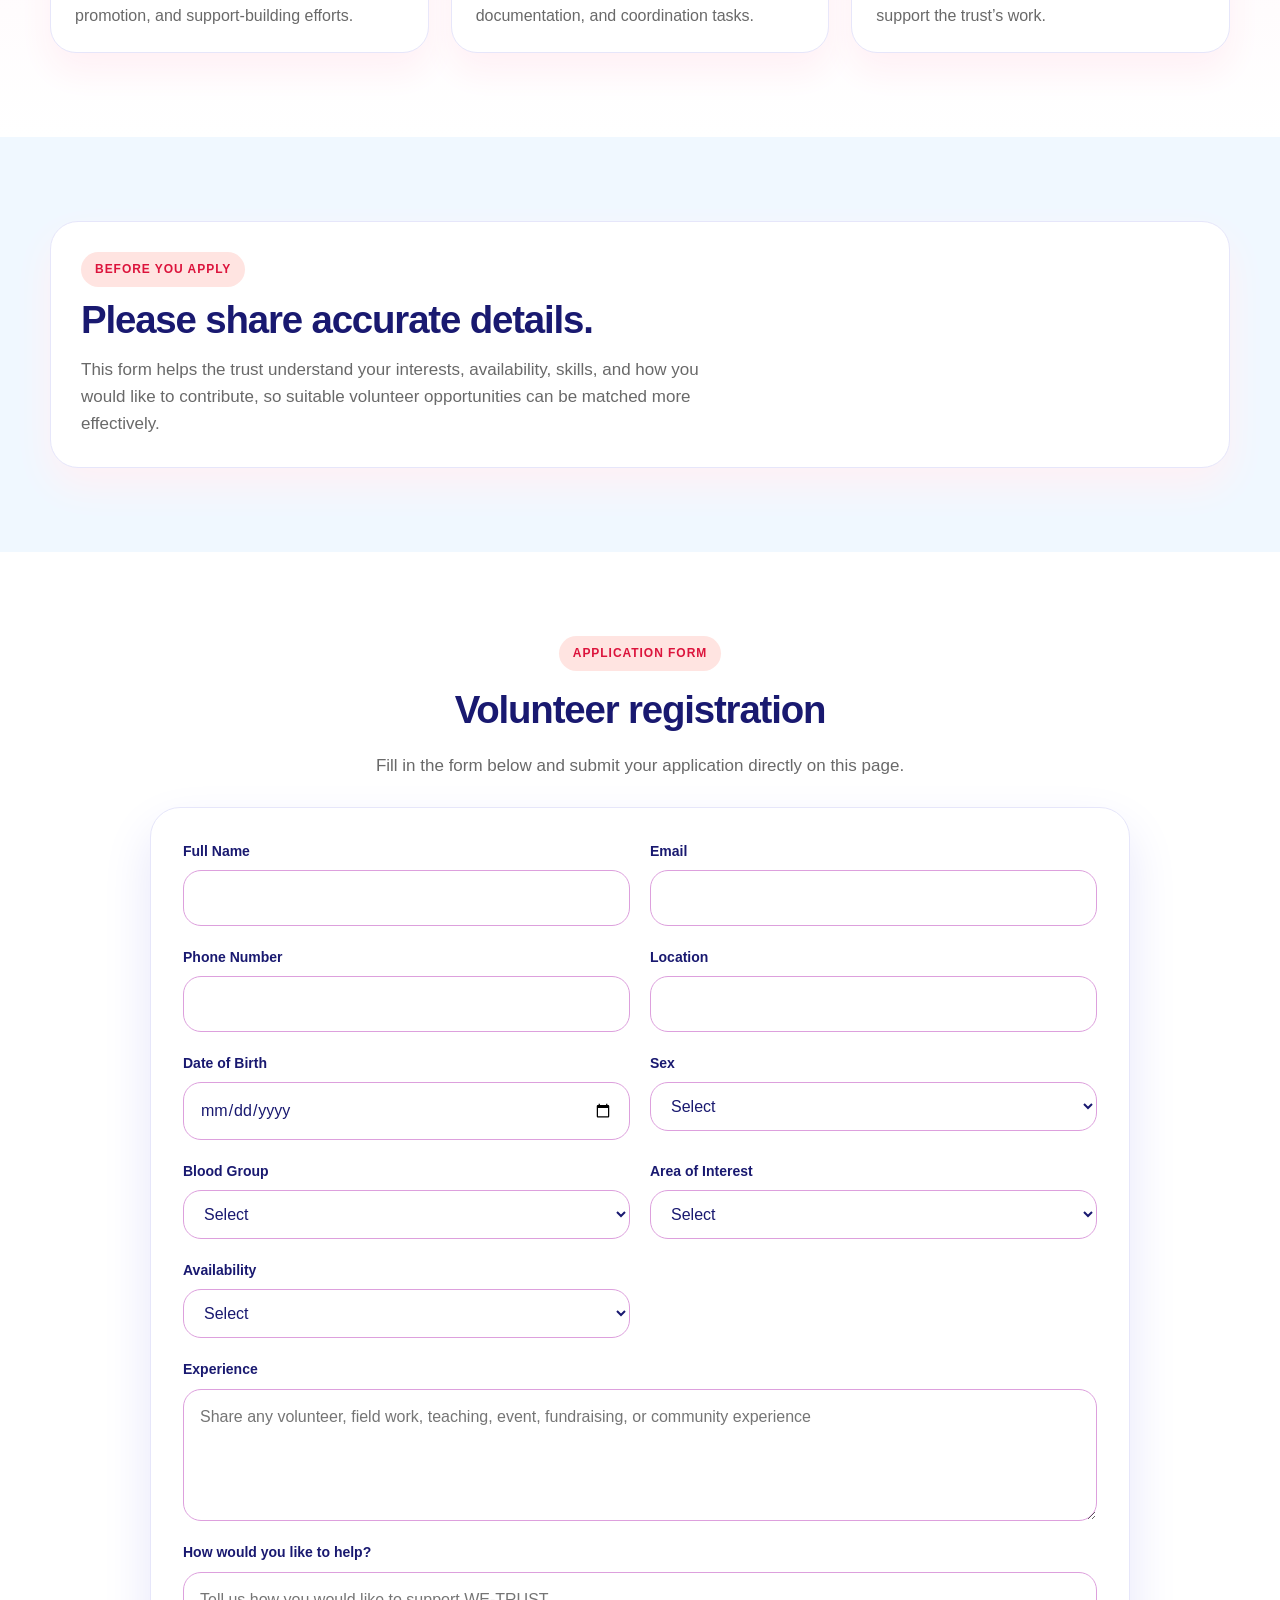
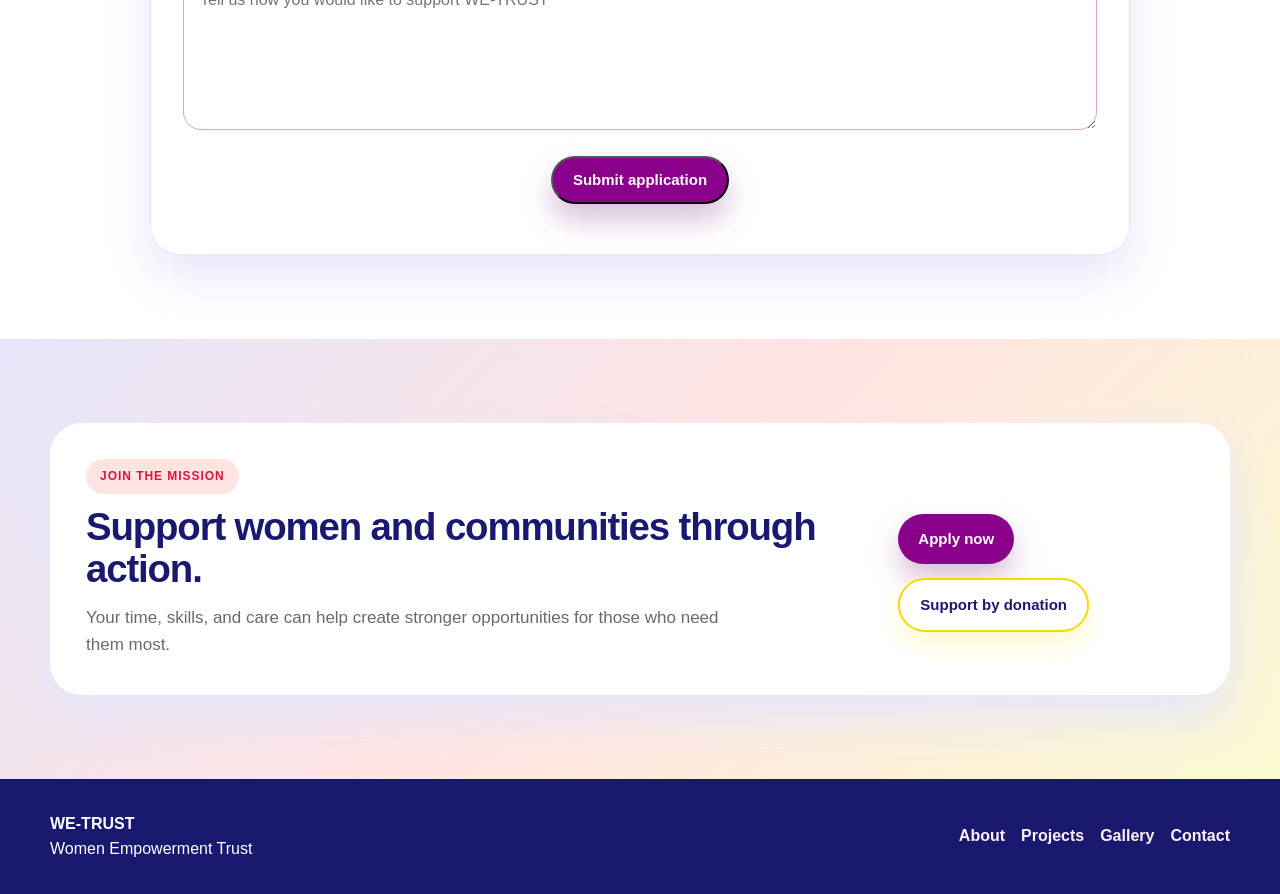
<file: volunteer.html>
<!DOCTYPE html>
<html lang="en">
<head>
  <meta charset="UTF-8" />
  <meta name="viewport" content="width=device-width, initial-scale=1.0" />
  <title>Volunteer | WE-TRUST</title>
  <link rel="stylesheet" href="css/style.css?v=5" />
</head>
<body class="page-volunteer">
  <header class="site-header">
    <div class="container header-wrap">
      <a href="index.html" class="brand">
        <img src="images/logo.png" alt="WE-TRUST logo" class="brand-logo" width="72" height="72" />
        <div class="brand-text">
          <span class="brand-name">WE-TRUST</span>
          <span class="brand-subtitle">Women Empowerment Trust</span>
        </div>
      </a>

     <nav class="nav" aria-label="Main navigation">
  <a href="index.html">Home</a>
  <a href="about.html">About</a>
  <a href="projects.html">Projects</a>
  <a href="gallery.html">Gallery</a>
  <a href="gratitude.html">Gratitude</a>
  <a href="reports.html">Reports</a>
  <a href="contact.html">Contact</a>
</nav>
      <div class="header-actions">
        <a href="volunteer.html" class="btn btn-secondary">Volunteer</a>
        <a href="donate.html" class="btn btn-primary">Donate</a>
      </div>
    </div>
  </header>

  <main>
    <section class="hero-premium about-hero-simple volunteer-hero">
      <div class="container about-hero-center">
        <span class="tag">Volunteer with us</span>
        <h1 class="volunteer-title">Give your time where it can create real change.</h1>
        <p class="lead about-lead-simple">
          Join WE-TRUST in supporting women, families, and communities through service, care, and practical action.
        </p>

        <div class="actions volunteer-hero-actions">
          <a href="#volunteer-form" class="btn btn-primary">Fill volunteer form</a>
          <a href="contact.html" class="btn btn-secondary">Contact first</a>
        </div>
      </div>
    </section>

    <section class="section intro-editorial volunteer-intro">
      <div class="container">
        <div class="volunteer-intro-grid">
          <div class="volunteer-intro-card">
            <span class="tag">Why volunteer</span>
            <h2>Support people with dignity and presence.</h2>
            <p class="section-copy">
              Volunteers strengthen community programmes through time, care, local participation, and practical support. Even a few hours can help outreach, events, education, and administrative work move forward.
            </p>
          </div>

          <div class="volunteer-intro-card">
            <span class="tag">Who can join</span>
            <h2>Anyone committed to meaningful service.</h2>
            <p class="section-copy">
              We welcome individuals who want to contribute through field work, event support, teaching, fundraising, office help, and other forms of responsible volunteering.
            </p>
          </div>
        </div>
      </div>
    </section>

    <section class="section volunteer-areas-section">
      <div class="container">
        <div class="section-head">
          <span class="tag">Ways to help</span>
          <h2>Areas where volunteers can contribute</h2>
        </div>

        <div class="volunteer-area-grid">
          <article class="volunteer-area-card">
            <h3>Field work</h3>
            <p>Support community visits, local outreach, coordination, and on-ground programme activities.</p>
          </article>

          <article class="volunteer-area-card">
            <h3>Events</h3>
            <p>Help with awareness programmes, logistics, registrations, and participant support.</p>
          </article>

          <article class="volunteer-area-card">
            <h3>Teaching</h3>
            <p>Contribute to education, guidance, mentoring, and skill-sharing sessions.</p>
          </article>

          <article class="volunteer-area-card">
            <h3>Fundraising</h3>
            <p>Assist in donor outreach, campaign promotion, and support-building efforts.</p>
          </article>

          <article class="volunteer-area-card">
            <h3>Admin support</h3>
            <p>Help with records, communication, documentation, and coordination tasks.</p>
          </article>

          <article class="volunteer-area-card">
            <h3>Flexible roles</h3>
            <p>Share any other skills or availability that may support the trust’s work.</p>
          </article>
        </div>
      </div>
    </section>

    <section class="section volunteer-note-section">
      <div class="container">
        <div class="volunteer-note-panel">
          <span class="tag">Before you apply</span>
          <h2>Please share accurate details.</h2>
          <p class="section-copy">
            This form helps the trust understand your interests, availability, skills, and how you would like to contribute, so suitable volunteer opportunities can be matched more effectively.
          </p>
        </div>
      </div>
    </section>

    <section class="section volunteer-form-section" id="volunteer-form">
      <div class="container">
        <div class="section-head volunteer-form-head">
          <span class="tag">Application form</span>
          <h2>Volunteer registration</h2>
          <p class="section-copy">
            Fill in the form below and submit your application directly on this page.
          </p>
        </div>

        <div class="volunteer-form-card">
          <form id="volunteerForm" class="volunteer-form-mailto" novalidate>
            <input type="hidden" name="access_key" value="cc695ed4-cd8e-4380-af87-ab06d90dd74f" />
            <input type="hidden" name="subject" value="New Volunteer Application - WE-TRUST" />
            <input type="hidden" name="from_name" value="WE-TRUST Volunteer Form" />
            <input type="checkbox" name="botcheck" style="display: none;" />

            <div class="volunteer-form-grid">
              <div class="form-field">
                <label for="fullName">Full Name</label>
                <input type="text" id="fullName" name="fullName" required />
              </div>

              <div class="form-field">
                <label for="email">Email</label>
                <input type="email" id="email" name="email" required />
              </div>

              <div class="form-field">
                <label for="phone">Phone Number</label>
                <input type="tel" id="phone" name="phone" required />
              </div>

              <div class="form-field">
                <label for="location">Location</label>
                <input type="text" id="location" name="location" required />
              </div>

              <div class="form-field">
                <label for="dob">Date of Birth</label>
                <input type="date" id="dob" name="dob" />
              </div>

              <div class="form-field">
                <label for="sex">Sex</label>
                <select id="sex" name="sex">
                  <option value="">Select</option>
                  <option>Female</option>
                  <option>Male</option>
                  <option>Other</option>
                  <option>Prefer not to say</option>
                </select>
              </div>

              <div class="form-field">
                <label for="bloodGroup">Blood Group</label>
                <select id="bloodGroup" name="bloodGroup">
                  <option value="">Select</option>
                  <option>A+ve</option>
                  <option>A-ve</option>
                  <option>B+ve</option>
                  <option>B-ve</option>
                  <option>AB+ve</option>
                  <option>AB-ve</option>
                  <option>O+ve</option>
                  <option>O-ve</option>
                  <option>A1+ve</option>
                  <option>A1-ve</option>
                  <option>A2+ve</option>
                  <option>A2-ve</option>
                  <option>A1B+ve</option>
                  <option>A1B-ve</option>
                  <option>A2B+ve</option>
                  <option>A2B-ve</option>
                  <option>Bombay Blood Group (hh)</option>
                  <option>Unknown</option>
                </select>
              </div>

              <div class="form-field">
                <label for="interest">Area of Interest</label>
                <select id="interest" name="interest" required>
                  <option value="">Select</option>
                  <option>Field Work</option>
                  <option>Events</option>
                  <option>Teaching</option>
                  <option>Fundraising</option>
                  <option>Admin Support</option>
                  <option>Other</option>
                </select>
              </div>

              <div class="form-field">
                <label for="availability">Availability</label>
                <select id="availability" name="availability" required>
                  <option value="">Select</option>
                  <option>Weekdays</option>
                  <option>Weekends</option>
                  <option>Part-time</option>
                  <option>Flexible</option>
                </select>
              </div>

              <div class="form-field form-field-full">
                <label for="experience">Experience</label>
                <textarea
                  id="experience"
                  name="experience"
                  rows="4"
                  placeholder="Share any volunteer, field work, teaching, event, fundraising, or community experience"
                ></textarea>
              </div>

              <div class="form-field form-field-full">
                <label for="message">How would you like to help?</label>
                <textarea
                  id="message"
                  name="message"
                  rows="5"
                  placeholder="Tell us how you would like to support WE-TRUST"
                  required
                ></textarea>
              </div>
            </div>

            <div class="volunteer-form-actions">
              <button type="submit" class="btn btn-primary" id="submitBtn">Submit application</button>
            </div>

            <p id="formStatus" class="form-status" aria-live="polite"></p>
          </form>
        </div>
      </div>
    </section>

    <section class="section closing-cta">
      <div class="container closing-cta-wrap">
        <div>
          <span class="tag">Join the mission</span>
          <h2>Support women and communities through action.</h2>
          <p class="section-copy">
            Your time, skills, and care can help create stronger opportunities for those who need them most.
          </p>
        </div>

        <div class="actions">
          <a href="#volunteer-form" class="btn btn-primary">Apply now</a>
          <a href="donate.html" class="btn btn-secondary">Support by donation</a>
        </div>
      </div>
    </section>
  </main>

  <footer class="site-footer">
    <div class="container footer-wrap">
      <div>
        <strong>WE-TRUST</strong>
        <p>Women Empowerment Trust</p>
      </div>

      <div class="footer-links">
        <a href="about.html">About</a>
        <a href="projects.html">Projects</a>
        <a href="gallery.html">Gallery</a>
        <a href="contact.html">Contact</a>
      </div>
    </div>
  </footer>

  <script>
    const volunteerForm = document.getElementById('volunteerForm');
    const formStatus = document.getElementById('formStatus');
    const submitBtn = document.getElementById('submitBtn');

    if (volunteerForm) {
      volunteerForm.addEventListener('submit', async function (event) {
        event.preventDefault();

        formStatus.textContent = '';
        formStatus.className = 'form-status';

        const formData = new FormData(volunteerForm);
        const payload = Object.fromEntries(formData.entries());

        if (!payload.fullName || !payload.email || !payload.phone || !payload.location || !payload.interest || !payload.availability || !payload.message) {
          formStatus.textContent = 'Please fill in all required fields.';
          formStatus.classList.add('error');
          return;
        }

        submitBtn.disabled = true;
        submitBtn.textContent = 'Submitting...';

        try {
          const response = await fetch('https://api.web3forms.com/submit', {
            method: 'POST',
            headers: {
              'Content-Type': 'application/json',
              'Accept': 'application/json'
            },
            body: JSON.stringify(payload)
          });

          const result = await response.json();

          if (response.ok && result.success) {
            formStatus.textContent = 'Application submitted successfully.';
            formStatus.classList.add('success');
            volunteerForm.reset();
          } else {
            formStatus.textContent = result.message || 'Submission failed. Please try again.';
            formStatus.classList.add('error');
          }
        } catch (error) {
          formStatus.textContent = 'Something went wrong. Please try again.';
          formStatus.classList.add('error');
        } finally {
          submitBtn.disabled = false;
          submitBtn.textContent = 'Submit application';
        }
      });
    }
  </script>
</body>
</html>
</file>
<file: css/style.css>
* {
  box-sizing: border-box;
}

html {
  scroll-behavior: smooth;
}

body {
  margin: 0;
  font-family: Arial, sans-serif;
  line-height: 1.6;
  color: midnightblue;
  background: seashell;
}

a {
  text-decoration: none;
  color: inherit;
}

img {
  display: block;
  max-width: 100%;
}

.container {
  width: min(1180px, calc(100% - 40px));
  margin: 0 auto;
}

.site-header {
  position: sticky;
  top: 0;
  z-index: 100;
  background: white;
  border-bottom: 1px solid lightgray;
  box-shadow: 0 12px 30px lavender;
}

.header-wrap {
  display: grid;
  grid-template-columns: auto minmax(0, 1fr) auto;
  align-items: center;
  gap: 16px;
  padding: 14px 0;
}

.brand {
  display: flex;
  align-items: center;
  gap: 14px;
  min-width: 0;
}

.brand-logo {
  width: 72px;
  height: 72px;
  object-fit: contain;
  border-radius: 14px;
  background: white;
  padding: 6px;
  box-shadow: 0 10px 24px lavenderblush;
  flex-shrink: 0;
}

.brand-text {
  display: flex;
  flex-direction: column;
  gap: 2px;
  min-width: 0;
}

.brand-name {
  font-size: 24px;
  font-weight: 800;
  color: darkmagenta;
  line-height: 1;
}

.brand-subtitle {
  font-size: 13px;
  color: slateblue;
  font-weight: 700;
  letter-spacing: 0.04em;
  text-transform: uppercase;
}

.nav {
  display: flex;
  justify-content: center;
  align-items: center;
  gap: 8px;
  min-width: 0;
  flex-wrap: nowrap;
  overflow-x: auto;
  overflow-y: hidden;
  scrollbar-width: none;
}

.nav::-webkit-scrollbar {
  display: none;
}

.nav a {
  flex: 0 0 auto;
  padding: 8px 10px;
  border-radius: 999px;
  font-size: 14px;
  font-weight: 700;
  color: midnightblue;
  transition: 0.25s ease;
  white-space: nowrap;
}

.nav a:hover,
.nav a:focus-visible {
  background: moccasin;
  color: darkmagenta;
  transform: translateY(-2px);
}

.header-actions {
  display: flex;
  align-items: center;
  gap: 8px;
  flex-wrap: nowrap;
  justify-content: flex-end;
  flex-shrink: 0;
}

.header-actions .btn {
  min-height: 42px;
  padding: 10px 14px;
  font-size: 14px;
  white-space: nowrap;
  width: auto;
}


.nav a:hover,
.nav a:focus-visible {
  background: moccasin;
  color: darkmagenta;
  transform: translateY(-2px);
}


.hero-premium {
  padding: 72px 0 32px;
  background:
    radial-gradient(circle at top left, lavenderblush 0%, transparent 35%),
    radial-gradient(circle at top right, lightgoldenrodyellow 0%, transparent 28%),
    linear-gradient(135deg, white 0%, aliceblue 50%, lavenderblush 100%);
}

.hero-premium-inner {
  max-width: 920px;
  text-align: center;
}

.hero-premium-copy {
  display: flex;
  flex-direction: column;
  align-items: center;
}

.tag {
  display: inline-block;
  margin-bottom: 12px;
  padding: 8px 14px;
  border-radius: 999px;
  background: mistyrose;
  color: crimson;
  font-size: 12px;
  font-weight: 800;
  letter-spacing: 0.08em;
  text-transform: uppercase;
}

h1,
h2,
h3 {
  margin: 0;
  line-height: 1.1;
  color: midnightblue;
}

h1 {
  max-width: 12ch;
  font-size: clamp(2.8rem, 5vw, 5rem);
  letter-spacing: -0.04em;
}

h2 {
  font-size: clamp(2rem, 3vw, 3.2rem);
  margin-bottom: 14px;
  letter-spacing: -0.03em;
}

h3 {
  font-size: 24px;
  margin-bottom: 10px;
}

p {
  margin: 0;
}

.lead {
  max-width: 64ch;
  margin-top: 20px;
  font-size: 19px;
  color: dimgray;
}

.section-copy {
  max-width: 68ch;
  color: dimgray;
  font-size: 17px;
}

.actions {
  display: flex;
  flex-wrap: wrap;
  gap: 14px;
  margin-top: 28px;
}

.btn {
  display: inline-flex;
  align-items: center;
  justify-content: center;
  min-height: 48px;
  padding: 13px 20px;
  border-radius: 999px;
  font-size: 15px;
  font-weight: 800;
  transition: 0.25s ease;
  cursor: pointer;
}

.btn-primary {
  background: darkmagenta;
  color: white;
  box-shadow: 0 16px 30px thistle;
}

.btn-primary:hover,
.btn-primary:focus-visible {
  background: deeppink;
  transform: translateY(-3px) scale(1.02);
  box-shadow: 0 22px 36px plum;
}

.btn-secondary {
  background: white;
  color: midnightblue;
  border: 2px solid gold;
  box-shadow: 0 12px 26px lemonchiffon;
}

.btn-secondary:hover,
.btn-secondary:focus-visible {
  background: gold;
  color: midnightblue;
  transform: translateY(-3px);
}

.hero-image-section {
  padding: 0 0 56px;
  background: white;
}

.full-hero-image {
  width: min(1240px, calc(100% - 40px));
  margin: 0 auto;
  height: clamp(320px, 58vw, 720px);
  object-fit: cover;
  border-radius: 32px;
  box-shadow: 0 30px 70px lavender;
}

.section {
  padding: 84px 0;
}

.intro-editorial {
  background: white;
}

.intro-grid {
  display: grid;
  grid-template-columns: 0.9fr 1.1fr;
  gap: 36px;
  align-items: start;
}

.projects-premium {
  background: linear-gradient(180deg, lavenderblush 0%, white 100%);
}

.section-head {
  display: flex;
  flex-direction: column;
  gap: 6px;
  margin-bottom: 28px;
}

.project-grid {
  display: grid;
  grid-template-columns: repeat(3, 1fr);
  gap: 22px;
}

.project-card {
  overflow: hidden;
  background: white;
  border-radius: 28px;
  border: 1px solid lavender;
  box-shadow: 0 18px 40px lavenderblush;
  transition: 0.3s ease;
}

.project-card:hover,
.project-card:focus-within {
  transform: translateY(-10px);
  box-shadow: 0 28px 52px plum;
}

.project-image-wrap {
  overflow: hidden;
}

.project-image-wrap img {
  width: 100%;
  height: 240px;
  object-fit: cover;
  transition: 0.35s ease;
}

.project-card:hover .project-image-wrap img,
.project-card:focus-within .project-image-wrap img {
  transform: scale(1.06);
}

.project-card-content {
  padding: 22px;
}

.project-card-content p {
  color: dimgray;
}

.project-card-content a {
  display: inline-block;
  margin-top: 14px;
  color: darkmagenta;
  font-weight: 800;
}

.project-card-content a:hover,
.project-card-content a:focus-visible {
  color: deeppink;
}

.story-image-section {
  background: aliceblue;
}

.story-split {
  display: grid;
  grid-template-columns: 0.9fr 1.1fr;
  gap: 28px;
  align-items: center;
}

.story-copy-panel {
  background: white;
  border-radius: 28px;
  padding: 30px;
  box-shadow: 0 18px 42px lavender;
}

.story-copy-panel p + p {
  margin-top: 14px;
}

.text-link {
  display: inline-block;
  margin-top: 18px;
  color: darkmagenta;
  font-weight: 800;
}

.text-link:hover,
.text-link:focus-visible {
  color: deeppink;
}

.story-image-stack {
  display: grid;
  grid-template-columns: 1fr 1fr;
  gap: 18px;
}

.story-image-stack img {
  width: 100%;
  height: 460px;
  object-fit: cover;
  border-radius: 26px;
  box-shadow: 0 18px 34px lavenderblush;
  transition: 0.3s ease;
}

.story-image-stack img:hover {
  transform: translateY(-8px) scale(1.02);
}

.impact-premium {
  background: white;
}

.impact-row {
  display: grid;
  grid-template-columns: repeat(4, 1fr);
  gap: 18px;
}

.impact-box {
  padding: 26px 20px;
  border-radius: 24px;
  background: linear-gradient(180deg, white 0%, lavenderblush 100%);
  border: 1px solid plum;
  box-shadow: 0 16px 28px lavender;
  transition: 0.25s ease;
}

.impact-box:hover {
  transform: translateY(-8px);
  background: linear-gradient(180deg, lightyellow 0%, mistyrose 100%);
}

.impact-box strong {
  display: block;
  margin-bottom: 8px;
  font-size: 42px;
  line-height: 1;
  color: darkmagenta;
}

.impact-box span {
  color: dimgray;
  font-weight: 600;
}

.mosaic-section {
  background: linear-gradient(180deg, white 0%, oldlace 100%);
}

.mosaic-grid {
  display: grid;
  grid-template-columns: 1.1fr 1.1fr 0.9fr 0.9fr;
  gap: 18px;
}

.mosaic-card {
  overflow: hidden;
  border-radius: 28px;
  background: white;
  box-shadow: 0 18px 34px lavenderblush;
  transition: 0.3s ease;
}

.mosaic-card:hover {
  transform: translateY(-8px);
  box-shadow: 0 26px 46px thistle;
}

.mosaic-card img {
  width: 100%;
  height: 100%;
  min-height: 260px;
  object-fit: cover;
  transition: 0.35s ease;
}

.mosaic-card:hover img {
  transform: scale(1.05);
}

.mosaic-card figcaption {
  padding: 16px 18px;
  font-weight: 700;
  color: midnightblue;
  background: white;
}

.mosaic-card.tall {
  grid-row: span 2;
}

.mosaic-card.wide {
  grid-column: span 2;
}

.gratitude-section {
  background: lavenderblush;
}

.gratitude-grid {
  display: grid;
  grid-template-columns: 1fr 1fr;
  gap: 24px;
}

.gratitude-copy,
.gratitude-panel {
  background: white;
  border-radius: 28px;
  padding: 28px;
  box-shadow: 0 18px 36px lavender;
}

.gratitude-panel ul {
  margin: 16px 0 0;
  padding-left: 20px;
}

.gratitude-panel li {
  margin-bottom: 10px;
  color: dimgray;
}

.sdg-premium {
  background: white;
}

.sdg-list {
  display: flex;
  flex-wrap: wrap;
  gap: 12px;
  margin-top: 22px;
}

.sdg {
  display: inline-flex;
  align-items: center;
  justify-content: center;
  min-height: 44px;
  padding: 10px 16px;
  border-radius: 999px;
  color: white;
  font-size: 14px;
  font-weight: 800;
  transition: 0.25s ease;
}

.sdg:hover {
  transform: translateY(-3px);
}

.s1 {
  background: crimson;
}

.s3 {
  background: seagreen;
}

.s4 {
  background: royalblue;
}

.s5 {
  background: darkmagenta;
}

.s8 {
  background: darkorange;
}

.s10 {
  background: mediumvioletred;
}

.s17 {
  background: midnightblue;
}

.closing-cta {
  background: linear-gradient(135deg, lavender 0%, mistyrose 50%, lightgoldenrodyellow 100%);
}

.closing-cta-wrap {
  display: flex;
  align-items: center;
  justify-content: space-between;
  gap: 24px;
  padding: 36px;
  border-radius: 32px;
  background: white;
  box-shadow: 0 24px 48px lavender;
}

.site-footer {
  background: midnightblue;
  color: white;
  padding: 32px 0;
}

.footer-wrap {
  display: flex;
  justify-content: space-between;
  align-items: center;
  gap: 20px;
  flex-wrap: wrap;
}

.footer-links {
  display: flex;
  flex-wrap: wrap;
  gap: 16px;
}

.footer-links a {
  color: lavenderblush;
  font-weight: 700;
}

.footer-links a:hover,
.footer-links a:focus-visible {
  color: gold;
}

@media (max-width: 1080px) {
  .intro-grid,
  .story-split,
  .gratitude-grid,
  .closing-cta-wrap {
    grid-template-columns: 1fr;
    display: grid;
  }

  .project-grid {
    grid-template-columns: 1fr 1fr;
  }

  .impact-row {
    grid-template-columns: 1fr 1fr;
  }

  .mosaic-grid {
    grid-template-columns: 1fr 1fr;
  }

  .mosaic-card.tall,
  .mosaic-card.wide {
    grid-column: auto;
    grid-row: auto;
  }

  .header-wrap {
    grid-template-columns: auto minmax(0, 1fr) auto;
    gap: 10px;
  }

  .brand-logo {
    width: 60px;
    height: 60px;
  }

  .brand-name {
    font-size: 21px;
  }

  .brand-subtitle {
    font-size: 11px;
  }

  .nav {
    gap: 6px;
  }

  .nav a {
    padding: 7px 8px;
    font-size: 13px;
  }

  .header-actions {
    gap: 6px;
  }

  .header-actions .btn {
    padding: 9px 12px;
    font-size: 13px;
  }
}

.sdg-layout {
  display: grid;
  grid-template-columns: 320px 1fr;
  gap: 28px;
  align-items: center;
}

.sdg-visual {
  display: flex;
  justify-content: center;
  align-items: center;
}

.sdg-side-image {
  width: 100%;
  max-width: 300px;
  height: auto;
  object-fit: cover;
  border-radius: 24px;
  box-shadow: 0 18px 36px lavender;
  transition: 0.3s ease;
}

.sdg-side-image:hover {
  transform: translateY(-6px) scale(1.02);
  box-shadow: 0 24px 44px plum;
}

.sdg-content {
  min-width: 0;
}

@media (max-width: 900px) {
  .sdg-layout {
    grid-template-columns: 1fr;
  }

  .sdg-visual {
    justify-content: flex-start;
  }

  .sdg-side-image {
    max-width: 220px;
  }
}

@media (max-width: 720px) {
  .container {
    width: min(100% - 24px, 100%);
  }

  .site-header {
    position: static;
  }

  .header-wrap {
    grid-template-columns: 1fr;
    gap: 12px;
    align-items: stretch;
  }

  .brand {
    justify-content: flex-start;
  }

  .brand-logo {
    width: 54px;
    height: 54px;
  }

  .brand-name {
    font-size: 18px;
  }

  .brand-subtitle {
    font-size: 11px;
    letter-spacing: 0.03em;
  }

  .nav {
    justify-content: flex-start;
    gap: 8px;
    padding-bottom: 2px;
  }

  .nav a {
    padding: 8px 10px;
    font-size: 13px;
  }

  .header-actions {
    width: 100%;
    justify-content: flex-start;
    gap: 10px;
  }

  .header-actions .btn {
    flex: 1 1 0;
    min-width: 0;
    padding: 10px 12px;
    font-size: 13px;
  }

  .section {
    padding: 60px 0;
  }

  .project-grid,
  .impact-row,
  .story-image-stack,
  .gratitude-grid,
  .mosaic-grid {
    grid-template-columns: 1fr;
  }

  .project-image-wrap img,
  .story-image-stack img {
    height: 240px;
  }

  .full-hero-image {
    border-radius: 22px;
  }

  .closing-cta-wrap {
    padding: 24px;
  }

  .actions {
    width: 100%;
  }

  .btn {
    width: 100%;
  }

  .header-actions .btn {
    width: auto;
  }
}

.about-hero-simple {
  padding: 42px 0 20px;
}

.about-hero-center {
  max-width: 760px;
  margin: 0 auto;
  text-align: center;
}

.about-lead-simple {
  margin: 0 auto;
  max-width: 48ch;
  font-size: 20px;
  color: midnightblue;
}

.about-split-divider {
  display: grid;
  grid-template-columns: 1fr 1fr;
  gap: 36px;
  align-items: stretch;
}

.about-split-divider .info-panel:first-child {
  border-right: 1px solid plum;
  padding-right: 28px;
}

.about-split-divider .info-panel:last-child {
  padding-left: 8px;
}

@media (max-width: 900px) {
  .about-split-divider {
    grid-template-columns: 1fr;
    gap: 20px;
  }

  .about-split-divider .info-panel:first-child {
    border-right: 0;
    border-bottom: 1px solid plum;
    padding-right: 0;
    padding-bottom: 20px;
  }
}
  .contact-simple-split {
  display: grid;
  grid-template-columns: 1fr 1fr;
  gap: 36px;
  align-items: stretch;
}

.contact-simple-split .info-panel:first-child {
  border-right: 1px solid plum;
  padding-right: 28px;
}

.contact-simple-split .info-panel:last-child {
  padding-left: 8px;
}

.contact-clean-list {
  margin: 18px 0 0;
  padding-left: 0;
  list-style: none;
}

.contact-clean-list li {
  margin-bottom: 12px;
  color: midnightblue;
  font-weight: 600;
}

@media (max-width: 900px) {
  .contact-simple-split {
    grid-template-columns: 1fr;
    gap: 20px;
  }

  .contact-simple-split .info-panel:first-child {
    border-right: 0;
    border-bottom: 1px solid plum;
    padding-right: 0;
    padding-bottom: 20px;
  }

  .contact-simple-split .info-panel:last-child {
    padding-left: 0;
  }
}




.projects-section-block {
  padding-top: 30px;
}

.projects-dynamic-wrap {
  min-height: 280px;
}

.projects-loading,
.empty-projects-state {
  max-width: 760px;
  margin: 0 auto;
  text-align: center;
  background: white;
  border-radius: 28px;
  padding: 36px 28px;
  box-shadow: 0 18px 40px lavender;
  border: 1px solid lavender;
}

.empty-projects-state p,
.projects-loading {
  color: dimgray;
}

.projects-list {
  display: grid;
  gap: 24px;
}

.project-feature-card {
  display: grid;
  grid-template-columns: 1fr 1fr;
  gap: 0;
  overflow: hidden;
  background: white;
  border-radius: 30px;
  border: 1px solid lavender;
  box-shadow: 0 20px 44px lavenderblush;
}

.project-feature-media img {
  width: 100%;
  height: 100%;
  min-height: 340px;
  object-fit: cover;
}

.project-feature-body {
  padding: 30px;
}

.project-feature-body h2 {
  margin-bottom: 16px;
}

.project-meta-grid {
  display: grid;
  grid-template-columns: 1fr 1fr;
  gap: 14px;
  margin-bottom: 18px;
}

.project-meta-grid div {
  padding: 14px 16px;
  border-radius: 18px;
  background: floralwhite;
  box-shadow: inset 0 0 0 1px moccasin;
}

.project-meta-grid strong {
  display: block;
  margin-bottom: 4px;
  color: darkmagenta;
  font-size: 13px;
  text-transform: uppercase;
  letter-spacing: 0.05em;
}

.project-meta-grid span {
  color: midnightblue;
  font-weight: 700;
}

.project-summary-text {
  margin-bottom: 16px;
  color: dimgray;
}

.project-detail-list {
  margin: 0;
  padding-left: 20px;
  color: dimgray;
}

.project-detail-list li {
  margin-bottom: 10px;
}

@media (max-width: 900px) {
  .project-feature-card {
    grid-template-columns: 1fr;
  }

  .project-meta-grid {
    grid-template-columns: 1fr;
  }

  .project-feature-media img {
    min-height: 240px;
  }
}
.projects-tabs {
  display: inline-flex;
  align-items: center;
  justify-content: center;
  gap: 6px;
  padding: 6px;
  margin: 0 auto;
  background: #fff7fb;
  border: 1px solid lavender;
  border-radius: 999px;
  box-shadow: 0 10px 24px rgba(186, 85, 211, 0.08);
}

.projects-tabs-wrap {
  display: flex;
  justify-content: center;
}

.project-tab {
  appearance: none;
  border: 0;
  background: transparent;
  color: midnightblue;
  padding: 12px 20px;
  min-height: 44px;
  border-radius: 999px;
  font-size: 14px;
  font-weight: 700;
  letter-spacing: 0.01em;
  line-height: 1;
  cursor: pointer;
  transition: background 0.25s ease, color 0.25s ease, transform 0.25s ease, box-shadow 0.25s ease;
}

.project-tab:hover {
  background: rgba(139, 0, 139, 0.06);
  color: darkmagenta;
}

.project-tab.is-active {
  background: darkmagenta;
  color: white;
  box-shadow: 0 8px 18px rgba(139, 0, 139, 0.22);
}

.project-tab:focus-visible {
  outline: 2px solid darkmagenta;
  outline-offset: 2px;
}

@media (max-width: 640px) {
  .projects-tabs {
    width: 100%;
    display: grid;
    grid-template-columns: 1fr;
    border-radius: 24px;
  }

  .project-tab {
    width: 100%;
    justify-content: center;
  }
}  
.volunteer-hero {
  padding-bottom: 34px;
}

.volunteer-title {
  max-width: 13ch;
  margin: 0 auto;
}

.volunteer-hero-actions {
  justify-content: center;
}

.volunteer-intro {
  background: white;
}

.volunteer-intro-grid {
  display: grid;
  grid-template-columns: 1fr 1fr;
  gap: 24px;
}

.volunteer-intro-card,
.volunteer-note-panel {
  background: white;
  border-radius: 28px;
  padding: 30px;
  border: 1px solid lavender;
  box-shadow: 0 18px 40px lavenderblush;
}

.volunteer-areas-section {
  background: linear-gradient(180deg, lavenderblush 0%, white 100%);
}

.volunteer-area-grid {
  display: grid;
  grid-template-columns: repeat(3, 1fr);
  gap: 22px;
}

.volunteer-area-card {
  background: white;
  border-radius: 26px;
  padding: 24px;
  border: 1px solid lavender;
  box-shadow: 0 18px 34px lavenderblush;
  transition: 0.3s ease;
}

.volunteer-area-card:hover {
  transform: translateY(-8px);
  box-shadow: 0 26px 44px plum;
}

.volunteer-area-card p {
  color: dimgray;
}

.volunteer-note-section {
  background: aliceblue;
}

.volunteer-form-section {
  background: white;
}

.volunteer-form-head {
  text-align: center;
  align-items: center;
}



@media (max-width: 1080px) {
  .volunteer-area-grid {
    grid-template-columns: 1fr 1fr;
  }

  .volunteer-intro-grid {
    grid-template-columns: 1fr;
  }
}

@media (max-width: 720px) {
  .volunteer-area-grid {
    grid-template-columns: 1fr;
  }

  .volunteer-intro-card,
  .volunteer-note-panel,
  .volunteer-area-card {
    padding: 22px;
  }
}
.volunteer-form-card {
  max-width: 980px;
  margin: 0 auto;
  background: white;
  border-radius: 30px;
  padding: 32px;
  border: 1px solid lavender;
  box-shadow: 0 22px 50px lavender;
}

.volunteer-form-mailto {
  width: 100%;
}

.volunteer-form-grid {
  display: grid;
  grid-template-columns: 1fr 1fr;
  gap: 20px;
}

.form-field {
  display: flex;
  flex-direction: column;
  gap: 8px;
}

.form-field-full {
  grid-column: 1 / -1;
}

.form-field label {
  font-size: 14px;
  font-weight: 800;
  color: midnightblue;
}

.form-field input,
.form-field select,
.form-field textarea {
  width: 100%;
  padding: 14px 16px;
  border: 1px solid plum;
  border-radius: 18px;
  background: white;
  color: midnightblue;
  font: inherit;
  outline: none;
  transition: 0.25s ease;
}

.form-field input:focus,
.form-field select:focus,
.form-field textarea:focus {
  border-color: darkmagenta;
  box-shadow: 0 0 0 4px lavenderblush;
}

.form-field textarea {
  resize: vertical;
  min-height: 120px;
}

.volunteer-form-actions {
  margin-top: 26px;
  display: flex;
  justify-content: center;
}

@media (max-width: 720px) {
  .volunteer-form-card {
    padding: 22px;
  }

  .volunteer-form-grid {
    grid-template-columns: 1fr;
  }

  .form-field-full {
    grid-column: auto;
  }
}
.form-status {
  margin-top: 18px;
  text-align: center;
  font-weight: 700;
  font-size: 14px;
}

.form-status.success {
  color: seagreen;
}

.form-status.error {
  color: crimson;
}

.volunteer-form-actions .btn:disabled {
  opacity: 0.7;
  cursor: not-allowed;
}
.facebook-section {
  padding-top: 0;
}

.facebook-embed-wrap {
  display: flex;
  justify-content: center;
  margin-top: 24px;
}

.facebook-embed-wrap .fb-page {
  max-width: 100%;
}

@media (max-width: 640px) {
  .facebook-embed-wrap {
    justify-content: stretch;
  }
}
.social-connect-actions {
  margin-top: 24px;
}
</file>
